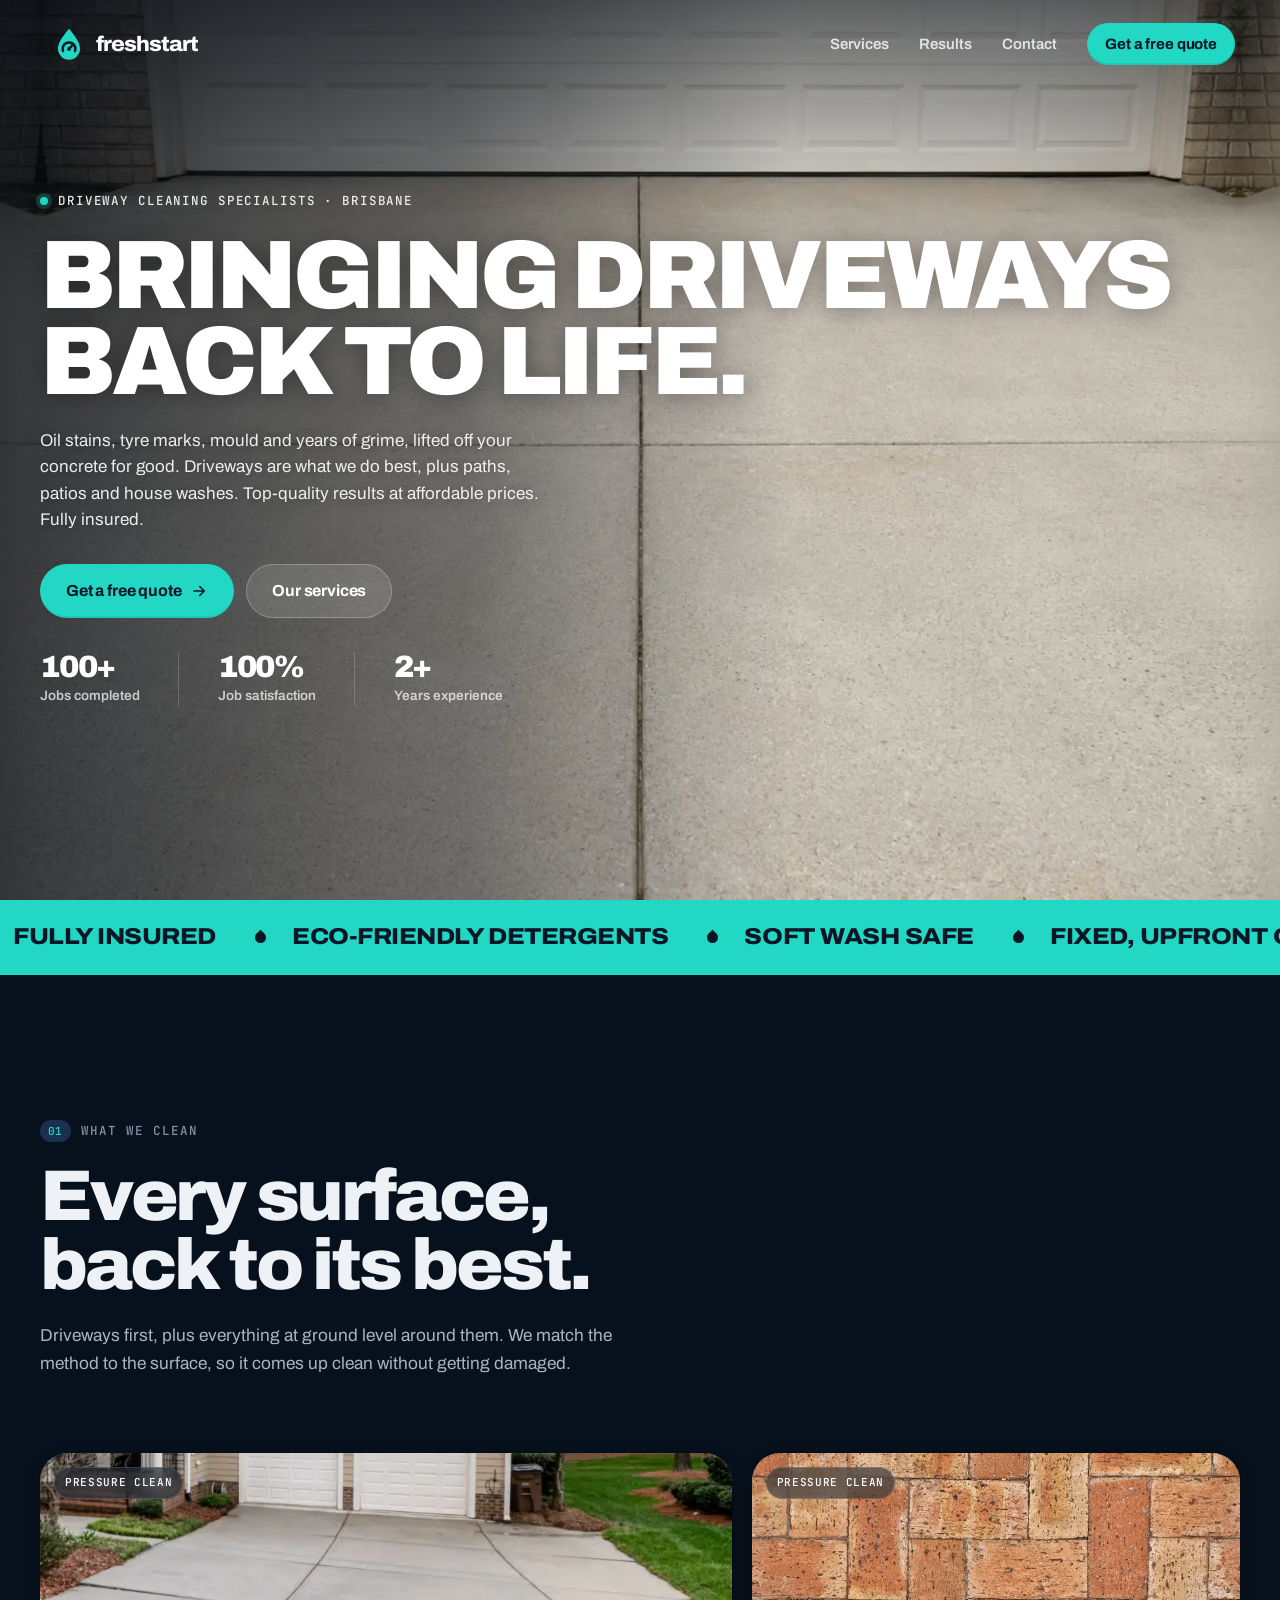
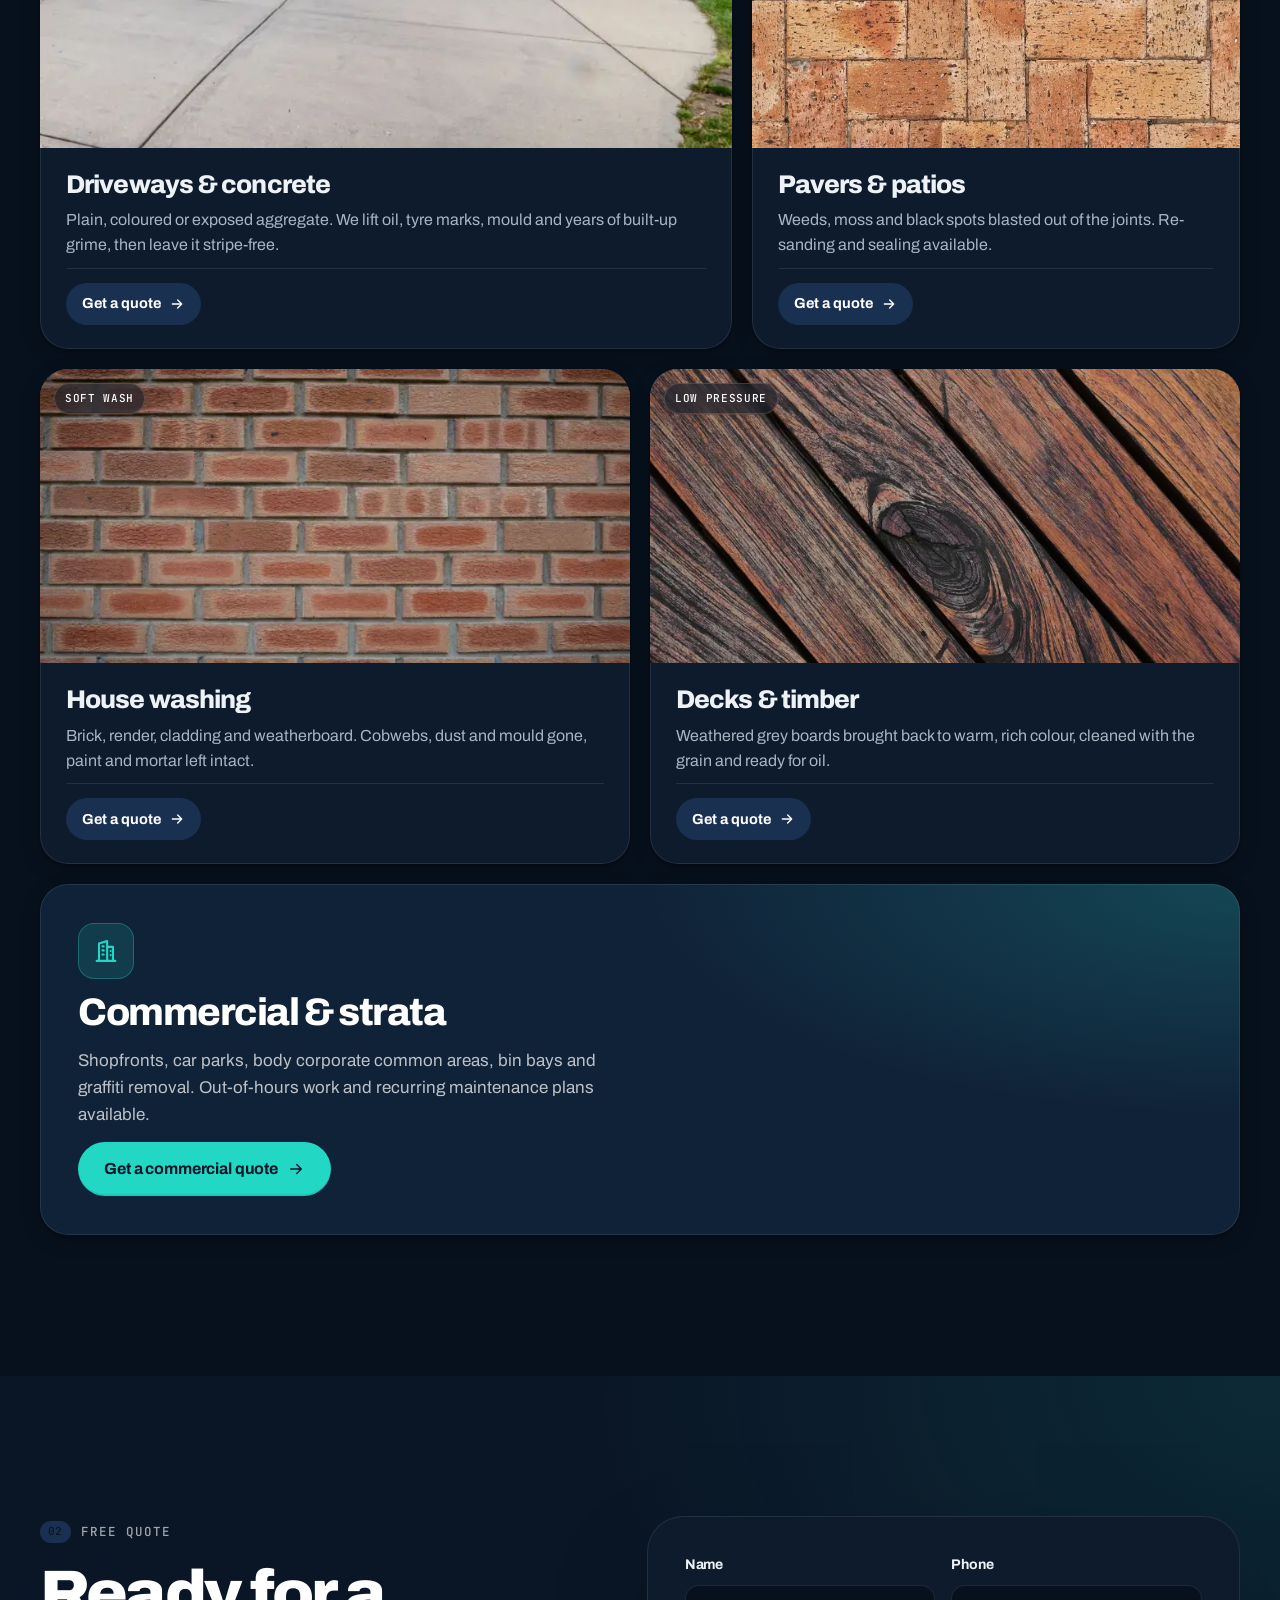
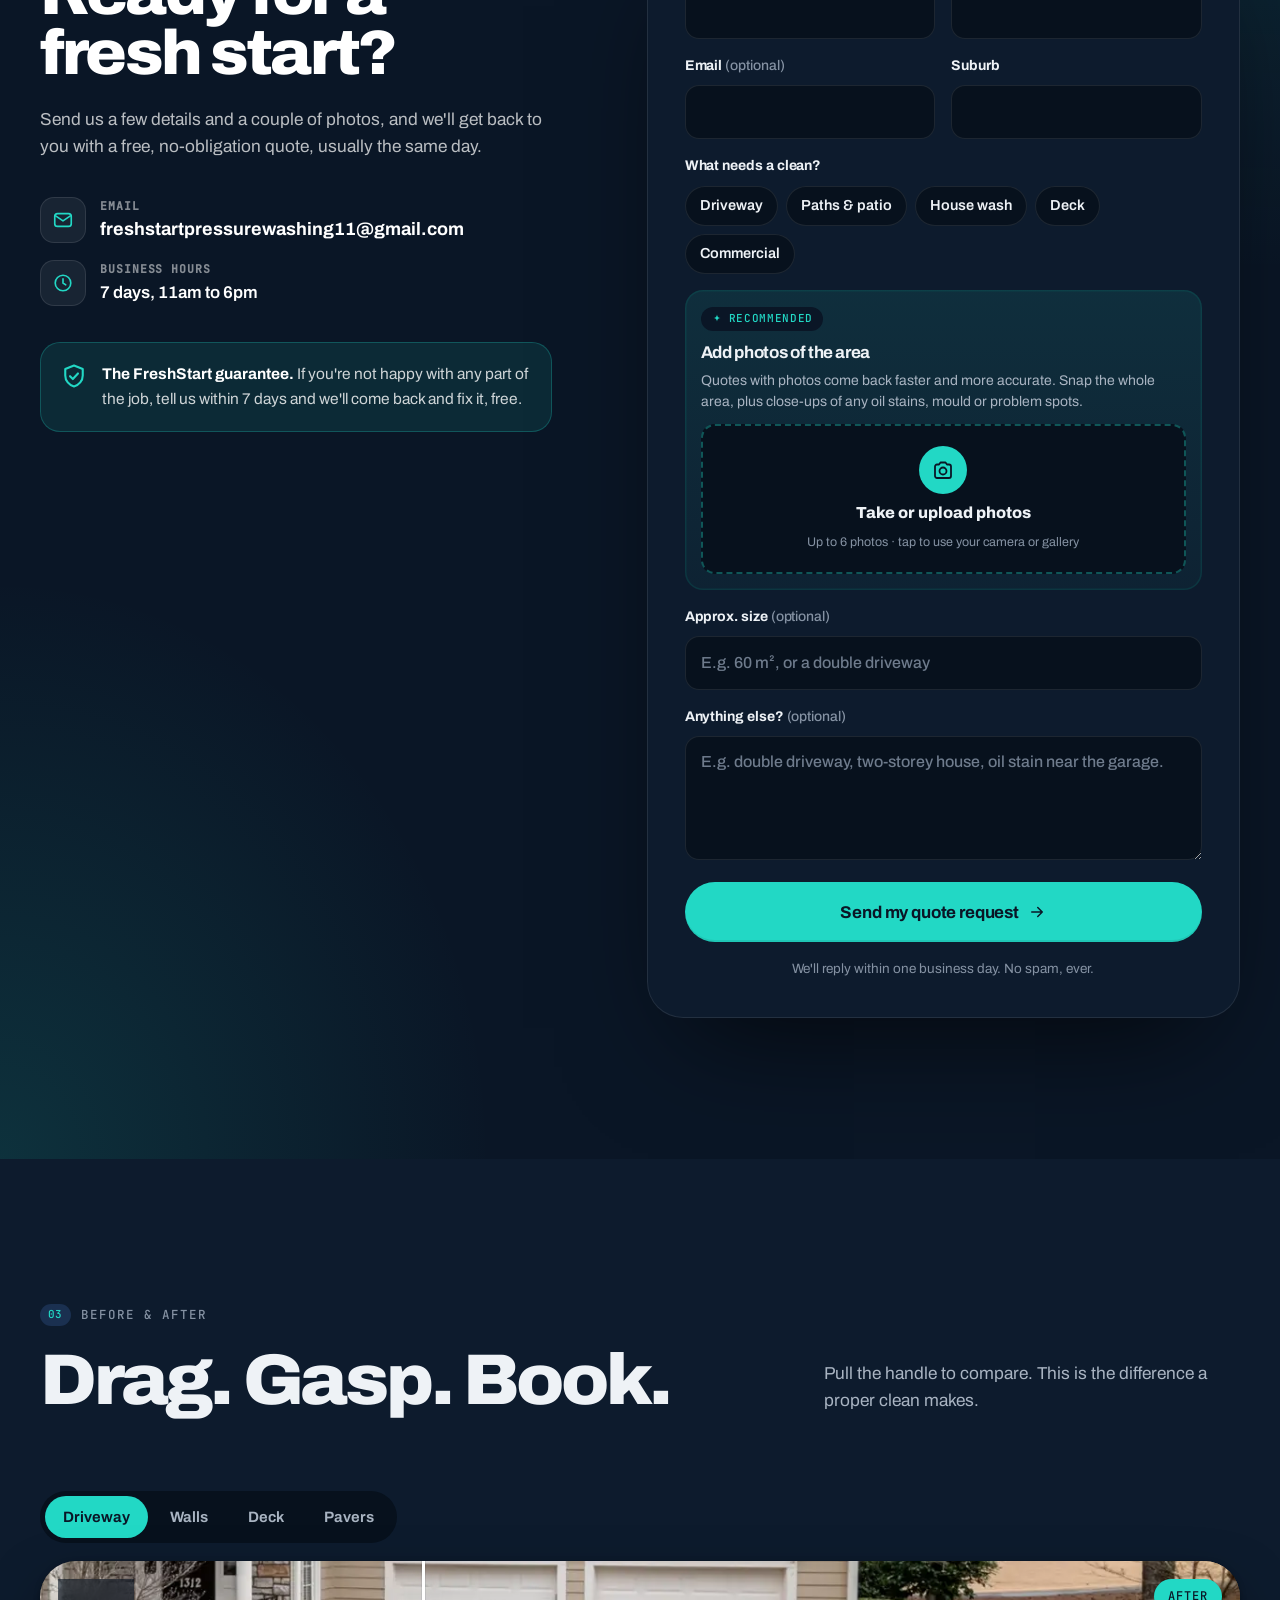
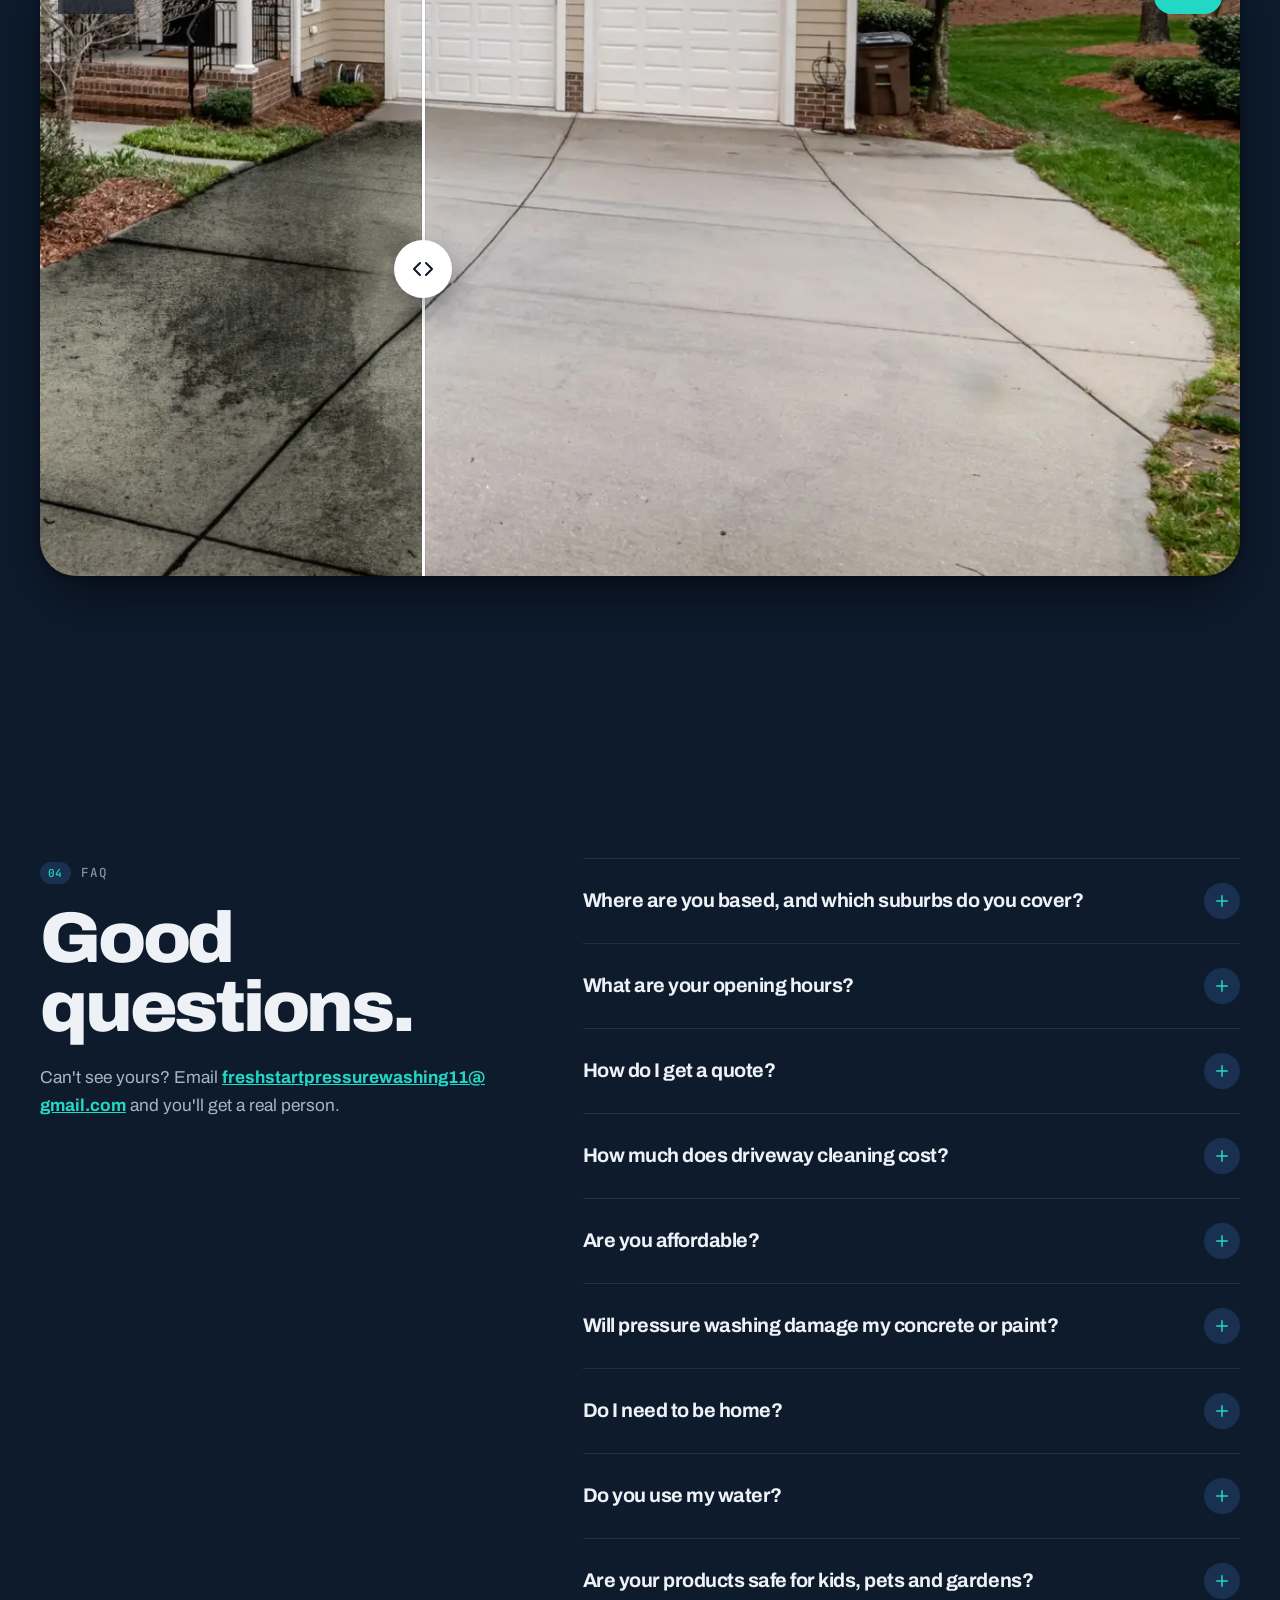
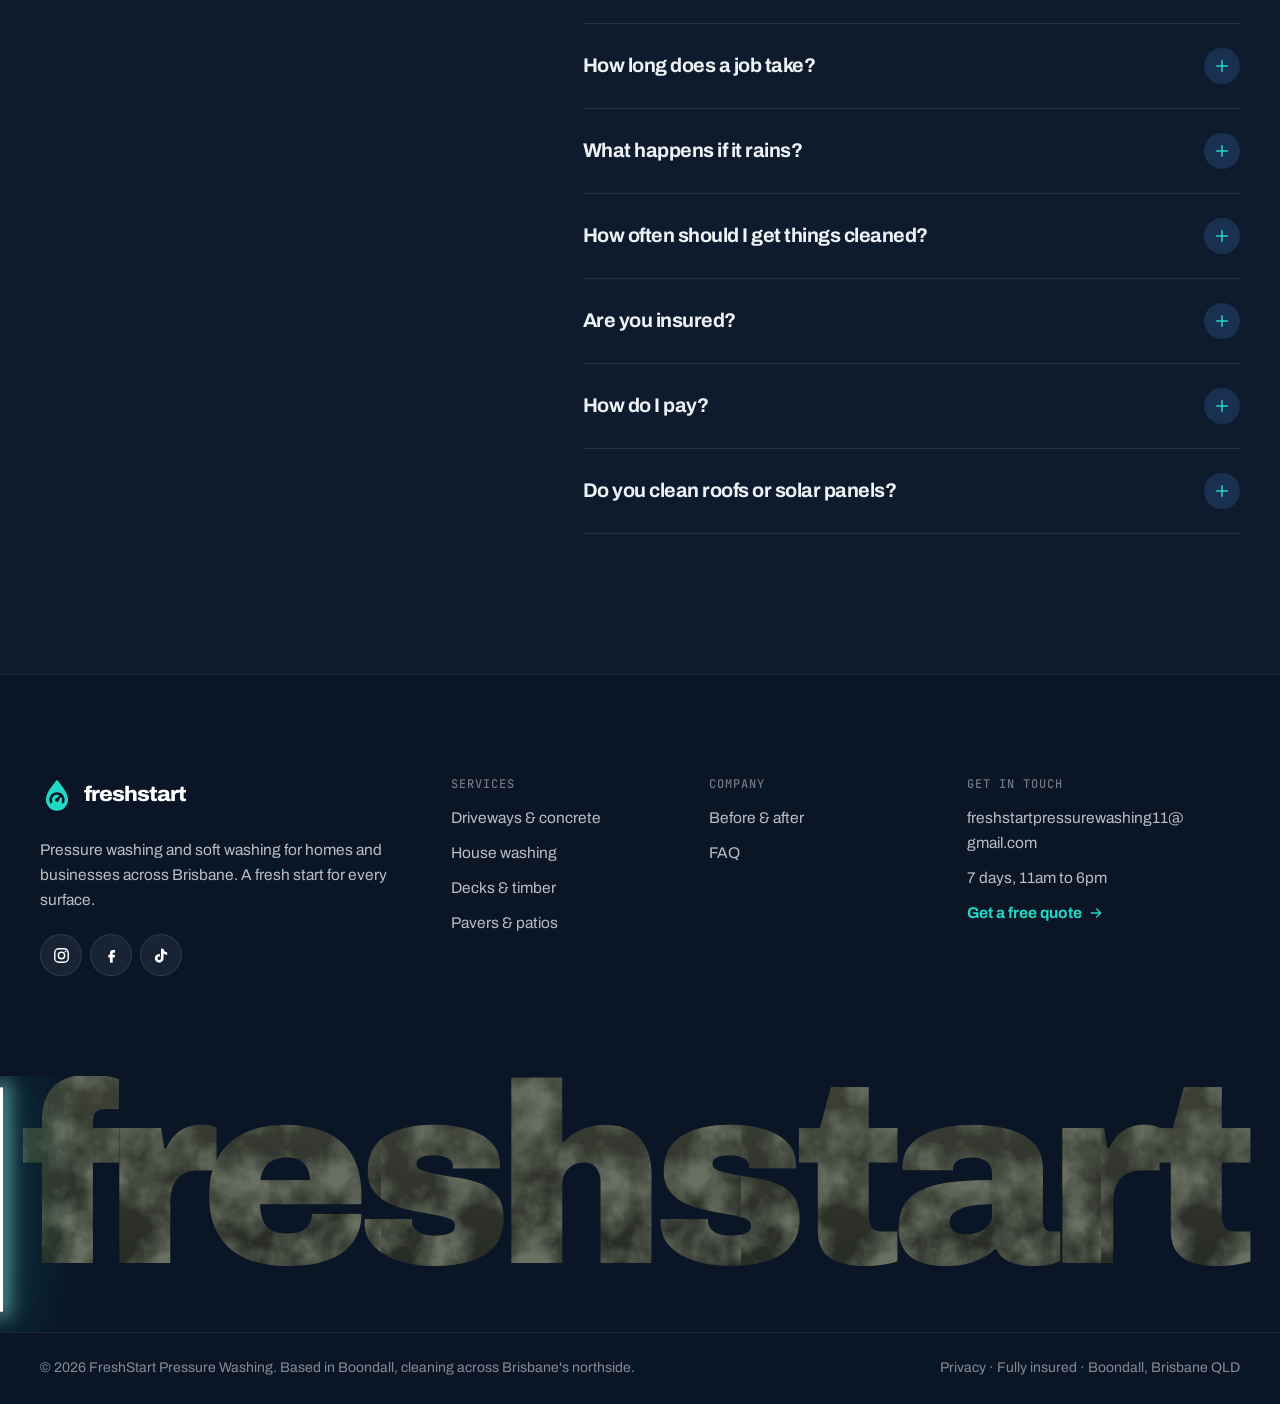
<file: index.html>
<!doctype html>
<html lang="en-AU">
<head>
<meta charset="utf-8">
<meta name="viewport" content="width=device-width, initial-scale=1, viewport-fit=cover">
<title>FreshStart Pressure Washing Brisbane | Driveway Cleaning, Boondall</title>
<meta name="description" content="FreshStart Pressure Washing Brisbane: driveway, path, paver and house cleaning across Brisbane's northside. Affordable prices, quality results. Based in Boondall, open 7 days 11am to 6pm, fully insured. Email us photos for a free quote.">
<link rel="canonical" href="https://freshstart-washing.web.app/">
<meta name="theme-color" content="#0A1626">
<meta name="color-scheme" content="dark">

<link rel="icon" href="assets/img/favicon.svg" type="image/svg+xml">
<link rel="icon" href="assets/img/favicon-32.png" sizes="32x32" type="image/png">
<link rel="apple-touch-icon" href="assets/img/apple-touch-icon.png">
<link rel="manifest" href="site.webmanifest">

<meta property="og:type" content="website">
<meta property="og:site_name" content="FreshStart Pressure Washing">
<meta property="og:locale" content="en_AU">
<meta property="og:url" content="https://freshstart-washing.web.app/">
<meta property="og:title" content="FreshStart Pressure Washing Brisbane | A fresh start for every surface.">
<meta property="og:description" content="Driveway, path, paver and house cleaning across Brisbane's northside. Open 7 days, fully insured, free quotes by email.">
<meta property="og:image" content="https://freshstart-washing.web.app/assets/img/og-image.jpg">
<meta property="og:image:width" content="1200">
<meta property="og:image:height" content="630">
<meta name="twitter:card" content="summary_large_image">

<link rel="preload" href="assets/fonts/archivo-latin.woff2" as="font" type="font/woff2" crossorigin>
<link rel="stylesheet" href="assets/css/styles.css?v=14">
<link rel="preload" as="image" href="assets/img/photos/hero-before-mobile.webp?v=13" media="(max-aspect-ratio: 4/5)" fetchpriority="high">
<link rel="preload" as="image" href="assets/img/photos/hero-after-mobile.webp?v=13" media="(max-aspect-ratio: 4/5)">
<link rel="preload" as="image" href="assets/img/photos/hero-before-desktop.webp?v=13" media="(min-aspect-ratio: 4/5)" fetchpriority="high">
<link rel="preload" as="image" href="assets/img/photos/hero-after-desktop.webp?v=13" media="(min-aspect-ratio: 4/5)">

<script>
  /* Decide the hero mode before first paint so the page height never jumps. */
  (function (d) {
    var h = d.documentElement; h.classList.add('js');
    try {
      var c = d.createElement('canvas'), g = c.getContext('webgl') || c.getContext('experimental-webgl');
      if (g) {
        h.classList.add('gl');
        if (!matchMedia('(prefers-reduced-motion: reduce)').matches) h.classList.add('scrolly');
        var x = g.getExtension('WEBGL_lose_context'); if (x) x.loseContext();
      }
    } catch (e) {}
  })(document);
</script>

<script type="application/ld+json">
{"@context":"https://schema.org","@type":"WebSite","@id":"https://freshstart-washing.web.app/#website","name":"FreshStart Pressure Washing","alternateName":["FreshStart Pressure Washing Brisbane","FreshStart Washing"],"url":"https://freshstart-washing.web.app/"}
</script>
<script type="application/ld+json">
{
  "@context": "https://schema.org",
  "@type": "HomeAndConstructionBusiness",
  "@id": "https://freshstart-washing.web.app/#business",
  "name": "FreshStart Pressure Washing",
  "alternateName": ["FreshStart Pressure Washing Brisbane", "FreshStart Pressure Washing Boondall", "FreshStart Washing"],
  "slogan": "A fresh start for every surface.",
  "description": "Pressure washing and soft washing for driveways, paths, patios, pavers, decks and house exteriors. Affordable prices, high-quality results and free fixed quotes.",
  "url": "https://freshstart-washing.web.app/",
  "email": "freshstartpressurewashing11@gmail.com",
  "hasMap": "https://maps.google.com/?cid=8337086827298648379",
  "sameAs": ["https://maps.google.com/?cid=8337086827298648379", "https://www.localsearch.com.au/profile/freshstart-pressure-washing/cmp3cp6d800wn02l803yxh1pb"],
  "knowsAbout": ["Driveway cleaning", "Pressure washing", "Concrete cleaning", "Paver cleaning", "House washing", "Soft washing", "Oil stain removal"],
  "image": "https://freshstart-washing.web.app/assets/img/og-image.jpg",
  "logo": "https://freshstart-washing.web.app/assets/img/logo-mark-512.png",
  "priceRange": "$",
  "address": { "@type": "PostalAddress", "streetAddress": "Shop 6/2421 Sandgate Rd", "addressLocality": "Boondall", "addressRegion": "QLD", "postalCode": "4034", "addressCountry": "AU" },
  "areaServed": [{ "@type": "Place", "name": "Boondall, QLD" }, { "@type": "Place", "name": "Nudgee, QLD" }, { "@type": "Place", "name": "Taigum, QLD" }, { "@type": "Place", "name": "Zillmere, QLD" }, { "@type": "Place", "name": "Geebung, QLD" }, { "@type": "Place", "name": "Banyo, QLD" }, { "@type": "Place", "name": "Virginia, QLD" }, { "@type": "Place", "name": "Northgate, QLD" }, { "@type": "Place", "name": "Aspley, QLD" }, { "@type": "Place", "name": "Chermside, QLD" }, { "@type": "Place", "name": "Carseldine, QLD" }, { "@type": "Place", "name": "Fitzgibbon, QLD" }, { "@type": "Place", "name": "Bracken Ridge, QLD" }, { "@type": "Place", "name": "Deagon, QLD" }, { "@type": "Place", "name": "Sandgate, QLD" }, { "@type": "Place", "name": "Brighton, QLD" }, { "@type": "Place", "name": "Shorncliffe, QLD" }, { "@type": "Place", "name": "Bald Hills, QLD" }, { "@type": "Place", "name": "Brisbane, QLD" }],
  "openingHoursSpecification": [
    { "@type": "OpeningHoursSpecification", "dayOfWeek": ["Monday","Tuesday","Wednesday","Thursday","Friday","Saturday","Sunday"], "opens": "11:00", "closes": "18:00" }
  ],
  "hasOfferCatalog": {
    "@type": "OfferCatalog",
    "name": "Exterior cleaning services",
    "itemListElement": [
      { "@type": "Offer", "itemOffered": { "@type": "Service", "name": "Driveway & concrete cleaning" } },
      { "@type": "Offer", "itemOffered": { "@type": "Service", "name": "House washing" } },
      { "@type": "Offer", "itemOffered": { "@type": "Service", "name": "Deck & timber cleaning" } },
      { "@type": "Offer", "itemOffered": { "@type": "Service", "name": "Paver & patio cleaning" } }
    ]
  }
}
</script>
<script type="application/ld+json">
{
 "@context": "https://schema.org",
 "@type": "FAQPage",
 "mainEntity": [
  {
   "@type": "Question",
   "name": "Where are you based, and which suburbs do you cover?",
   "acceptedAnswer": {
    "@type": "Answer",
    "text": "We're based in Boondall (Shop 6/2421 Sandgate Rd) and clean driveways across Brisbane's northside, including Boondall, Taigum, Fitzgibbon, Zillmere, Geebung, Banyo, Nudgee, Virginia, Deagon, Sandgate, Brighton, Shorncliffe, Bracken Ridge, Carseldine, Aspley, Chermside and Northgate."
   }
  },
  {
   "@type": "Question",
   "name": "What are your opening hours?",
   "acceptedAnswer": {
    "@type": "Answer",
    "text": "We're open 7 days, 11am to 6pm. You can send a quote request by email or through the form on this page any time, and we'll get back to you, usually the same day."
   }
  },
  {
   "@type": "Question",
   "name": "How do I get a quote?",
   "acceptedAnswer": {
    "@type": "Answer",
    "text": "Fill in the quote form on this page or email freshstartpressurewashing11@gmail.com with a couple of photos of the area and your suburb. Quotes are free and there's no obligation."
   }
  },
  {
   "@type": "Question",
   "name": "How much does driveway cleaning cost?",
   "acceptedAnswer": {
    "@type": "Answer",
    "text": "Every driveway is different in size, surface and how much oil, mould or grime is on it, so we quote each job individually. Send us a photo and you'll get a free, fixed quote with no surprises. Our prices are affordable and competitive for Brisbane's northside, and the price we quote is the price you pay."
   }
  },
  {
   "@type": "Question",
   "name": "Are you affordable?",
   "acceptedAnswer": {
    "@type": "Answer",
    "text": "Yes. We keep our prices low and fair without cutting corners: professional equipment, careful work and a clean you'll be happy with. Email us a photo for a free quote and compare."
   }
  },
  {
   "@type": "Question",
   "name": "Will pressure washing damage my concrete or paint?",
   "acceptedAnswer": {
    "@type": "Answer",
    "text": "Not the way we do it. Delicate surfaces like render, paint and timber get a low-pressure soft wash: a biodegradable solution does the heavy lifting, then we rinse gently. Real pressure is saved for tough surfaces like concrete and pavers."
   }
  },
  {
   "@type": "Question",
   "name": "Do I need to be home?",
   "acceptedAnswer": {
    "@type": "Answer",
    "text": "Nope. As long as we can reach the areas being cleaned and use an outside tap, you can be at work, on holiday or inside with a coffee. We'll send photos when we're done."
   }
  },
  {
   "@type": "Question",
   "name": "Do you use my water?",
   "acceptedAnswer": {
    "@type": "Answer",
    "text": "We connect to your outside tap. Because pressure cleaning works so much faster than a hose, it uses far less water to get the job done, and we always follow local water restrictions."
   }
  },
  {
   "@type": "Question",
   "name": "Are your products safe for kids, pets and gardens?",
   "acceptedAnswer": {
    "@type": "Answer",
    "text": "Yes. We use biodegradable, garden-safe detergents, wet down and rinse nearby plants, and just ask that pets stay inside while we work. Everything's safe to walk on once it's dry."
   }
  },
  {
   "@type": "Question",
   "name": "How long does a job take?",
   "acceptedAnswer": {
    "@type": "Answer",
    "text": "Most driveways take one to three hours. A single-storey house wash is usually half a day. You'll get a time estimate with your quote."
   }
  },
  {
   "@type": "Question",
   "name": "What happens if it rains?",
   "acceptedAnswer": {
    "@type": "Answer",
    "text": "Light rain doesn't stop us. If the weather turns properly bad, we'll move your booking at no cost."
   }
  },
  {
   "@type": "Question",
   "name": "How often should I get things cleaned?",
   "acceptedAnswer": {
    "@type": "Answer",
    "text": "Brisbane's humidity means mould and algae come back fast. Driveways and paths look their best with a clean every 12 to 18 months, and house washes every year or two."
   }
  },
  {
   "@type": "Question",
   "name": "Are you insured?",
   "acceptedAnswer": {
    "@type": "Answer",
    "text": "Yes. We carry full public liability insurance and we're happy to send a certificate of currency before we start."
   }
  },
  {
   "@type": "Question",
   "name": "How do I pay?",
   "acceptedAnswer": {
    "@type": "Answer",
    "text": "Once the job's done and you're happy, we send an invoice. Pay by card or bank transfer, or tap on the day."
   }
  },
  {
   "@type": "Question",
   "name": "Do you clean roofs or solar panels?",
   "acceptedAnswer": {
    "@type": "Answer",
    "text": "No. We focus on ground-level surfaces: driveways, paths, patios, pavers, decks, house walls and commercial shopfronts."
   }
  }
 ]
}
</script>
</head>
<body>

<!-- Icon sprite -->
<svg width="0" height="0" style="position:absolute" aria-hidden="true" focusable="false">
  <defs>
    <symbol id="i-arrow" viewBox="0 0 24 24"><path d="M5 12h14M13 6l6 6-6 6" fill="none" stroke="currentColor" stroke-width="2" stroke-linecap="round" stroke-linejoin="round"/></symbol>
    <symbol id="i-phone" viewBox="0 0 24 24"><path d="M6.6 3.5h2.6l1.4 4-2 1.5a12 12 0 0 0 6.4 6.4l1.5-2 4 1.4v2.6a2 2 0 0 1-2.2 2A17 17 0 0 1 4.6 5.7a2 2 0 0 1 2-2.2z" fill="none" stroke="currentColor" stroke-width="1.8" stroke-linejoin="round"/></symbol>
    <symbol id="i-mail" viewBox="0 0 24 24"><rect x="3" y="5" width="18" height="14" rx="3" fill="none" stroke="currentColor" stroke-width="1.8"/><path d="M4 7.5l8 5.5 8-5.5" fill="none" stroke="currentColor" stroke-width="1.8" stroke-linecap="round" stroke-linejoin="round"/></symbol>
    <symbol id="i-clock" viewBox="0 0 24 24"><circle cx="12" cy="12" r="8.5" fill="none" stroke="currentColor" stroke-width="1.8"/><path d="M12 7.5V12l3 2" fill="none" stroke="currentColor" stroke-width="1.8" stroke-linecap="round" stroke-linejoin="round"/></symbol>
    <symbol id="i-pin" viewBox="0 0 24 24"><path d="M12 21s-6.5-5.6-6.5-11a6.5 6.5 0 0 1 13 0c0 5.4-6.5 11-6.5 11z" fill="none" stroke="currentColor" stroke-width="1.8" stroke-linejoin="round"/><circle cx="12" cy="10" r="2.4" fill="none" stroke="currentColor" stroke-width="1.8"/></symbol>
    <symbol id="i-check" viewBox="0 0 24 24"><path d="M5 12.5l4.5 4.5L19 7" fill="none" stroke="currentColor" stroke-width="2.2" stroke-linecap="round" stroke-linejoin="round"/></symbol>
    <symbol id="i-plus" viewBox="0 0 24 24"><path d="M12 5v14M5 12h14" fill="none" stroke="currentColor" stroke-width="2" stroke-linecap="round"/></symbol>
    <symbol id="i-star" viewBox="0 0 24 24"><path d="M12 2.8l2.8 5.9 6.4.8-4.7 4.4 1.2 6.4L12 17.2l-5.7 3.1 1.2-6.4-4.7-4.4 6.4-.8z" fill="currentColor"/></symbol>
    <symbol id="i-shield" viewBox="0 0 24 24"><path d="M12 3l7.5 3v5.5c0 4.6-3.2 8.3-7.5 9.5-4.3-1.2-7.5-4.9-7.5-9.5V6z" fill="none" stroke="currentColor" stroke-width="1.8" stroke-linejoin="round"/><path d="M8.6 12.2l2.4 2.4 4.4-4.8" fill="none" stroke="currentColor" stroke-width="1.8" stroke-linecap="round" stroke-linejoin="round"/></symbol>
    <symbol id="i-leaf" viewBox="0 0 24 24"><path d="M5 19.5C4.5 11 9.5 5 19.5 4.5 20 14 14.5 19.5 5 19.5z" fill="none" stroke="currentColor" stroke-width="1.8" stroke-linejoin="round"/><path d="M5 19.5l8-8" fill="none" stroke="currentColor" stroke-width="1.8" stroke-linecap="round"/></symbol>
    <symbol id="i-drop" viewBox="0 0 24 24"><path d="M12 3.2s-6.2 6.8-6.2 11.3a6.2 6.2 0 0 0 12.4 0C18.2 10 12 3.2 12 3.2z" fill="none" stroke="currentColor" stroke-width="1.8" stroke-linejoin="round"/></symbol>
    <symbol id="i-spark" viewBox="0 0 24 24"><path d="M12 3c.6 4.6 2.4 6.4 7 7-4.6.6-6.4 2.4-7 7-.6-4.6-2.4-6.4-7-7 4.6-.6 6.4-2.4 7-7z" fill="currentColor"/></symbol>
    <symbol id="i-mouse" viewBox="0 0 24 24"><rect x="7" y="3.5" width="10" height="17" rx="5" fill="none" stroke="currentColor" stroke-width="1.8"/><path class="wheel" d="M12 7.5v3" fill="none" stroke="currentColor" stroke-width="1.8" stroke-linecap="round"/></symbol>
    <symbol id="i-building" viewBox="0 0 24 24"><path d="M4 20.5h16M6 20.5V5.5l7-2v17M13 8.5h5v12M9 8h1M9 11.5h1M9 15h1M16 12h-.01M16 15.5h-.01" fill="none" stroke="currentColor" stroke-width="1.8" stroke-linecap="round" stroke-linejoin="round"/></symbol>
    <symbol id="i-insta" viewBox="0 0 24 24"><rect x="3.5" y="3.5" width="17" height="17" rx="5" fill="none" stroke="currentColor" stroke-width="1.8"/><circle cx="12" cy="12" r="4" fill="none" stroke="currentColor" stroke-width="1.8"/><circle cx="17.2" cy="6.8" r="1.1" fill="currentColor"/></symbol>
    <symbol id="i-fb" viewBox="0 0 24 24"><path d="M14 8.5h2.5V5H14a4 4 0 0 0-4 4v2H8v3.5h2V21h3.5v-6.5H16l.5-3.5h-3V9a.5.5 0 0 1 .5-.5z" fill="currentColor"/></symbol>
    <symbol id="i-tiktok" viewBox="0 0 24 24"><path d="M14.5 3.5c.4 2.6 2 4.2 4.6 4.5v3.3a8 8 0 0 1-4.5-1.4v5.6a5.5 5.5 0 1 1-5.5-5.5c.3 0 .6 0 .9.1v3.4a2.2 2.2 0 1 0 1.3 2V3.5z" fill="currentColor"/></symbol>
    <symbol id="i-dollar" viewBox="0 0 24 24"><path d="M12 3v18M16.5 7.5c-.6-1.6-2.3-2.5-4.5-2.5-2.6 0-4.5 1.3-4.5 3.3 0 4.7 9.2 2.6 9.2 7.4 0 2-2 3.3-4.7 3.3-2.3 0-4.1-1-4.7-2.8" fill="none" stroke="currentColor" stroke-width="1.8" stroke-linecap="round"/></symbol>
    <symbol id="i-tool" viewBox="0 0 24 24"><path d="M14.7 6.3a4 4 0 0 0 5 5L21 12.6a6 6 0 0 1-7.6 1.3l-6.8 6.8a2.1 2.1 0 0 1-3-3l6.8-6.8A6 6 0 0 1 11.7 3.3z" fill="none" stroke="currentColor" stroke-width="1.8" stroke-linejoin="round"/></symbol>
    <symbol id="i-smile" viewBox="0 0 24 24"><circle cx="12" cy="12" r="8.5" fill="none" stroke="currentColor" stroke-width="1.8"/><path d="M8.5 14c.9 1.4 2.1 2 3.5 2s2.6-.6 3.5-2" fill="none" stroke="currentColor" stroke-width="1.8" stroke-linecap="round"/><circle cx="9" cy="9.8" r="1.1" fill="currentColor"/><circle cx="15" cy="9.8" r="1.1" fill="currentColor"/></symbol>
    <symbol id="i-bolt" viewBox="0 0 24 24"><path d="M13 2.8L5 13.5h6l-1 7.7 8-10.7h-6z" fill="none" stroke="currentColor" stroke-width="1.8" stroke-linejoin="round"/></symbol>
    <symbol id="i-camera" viewBox="0 0 24 24"><path d="M4 8.5a2 2 0 0 1 2-2h2l1.5-2h5l1.5 2h2a2 2 0 0 1 2 2V18a2 2 0 0 1-2 2H6a2 2 0 0 1-2-2z" fill="none" stroke="currentColor" stroke-width="1.8" stroke-linejoin="round"/><circle cx="12" cy="13" r="3.5" fill="none" stroke="currentColor" stroke-width="1.8"/></symbol>
  </defs>
</svg>

<a class="skip" href="#main">Skip to content</a>

<!-- ===================================================== NAV -->
<header class="nav" id="nav">
  <div class="nav__bar">
    <a class="brand" href="#top" aria-label="FreshStart Pressure Washing, back to top">
      <svg class="brand__mark" viewBox="0 0 48 48" aria-hidden="true">
        <path d="M24 2.6c-3.9 5.1-15.6 17.5-15.6 27.9a15.6 15.6 0 0 0 31.2 0C39.6 20.1 27.9 7.7 24 2.6z" fill="#22D8C5"/>
        <path d="M15.6 34.1a9 9 0 1 1 16.8 0" fill="none" stroke="#0A1626" stroke-width="3.4" stroke-linecap="round"/>
        <path d="M24 31l4.6-5.3" fill="none" stroke="#0A1626" stroke-width="3.4" stroke-linecap="round"/>
        <circle cx="24" cy="31" r="2.7" fill="#0A1626"/>
      </svg>
      <span class="brand__word">freshstart</span>
    </a>
    <nav class="nav__links" aria-label="Main">
      <a href="#services">Services</a>
      <a href="#results">Results</a>
      <a href="#quote">Contact</a>
    </nav>
    <div class="nav__actions">
      <a class="btn btn--primary btn--sm" href="#quote">Get a free quote</a>
      <button class="nav__toggle" type="button" aria-expanded="false" aria-controls="menu" aria-label="Open menu"><span></span><span></span></button>
    </div>
  </div>
</header>

<div class="menu" id="menu" aria-hidden="true">
  <nav class="menu__links" aria-label="Mobile">
    <a href="#services">Services</a>
    <a href="#results">Results</a>
    <!-- <a href="#reviews">Reviews</a> (un-comment with the reviews section) -->
    <a href="#faq">FAQ</a>
    <a href="#quote">Contact</a>
  </nav>
  <div class="menu__foot">
    <a class="btn btn--primary btn--block" href="#quote">Get a free quote <svg aria-hidden="true"><use href="#i-arrow"/></svg></a>
    <a class="btn btn--glass btn--block" href="mailto:freshstartpressurewashing11@gmail.com"><svg aria-hidden="true"><use href="#i-mail"/></svg> Email us</a>
  </div>
</div>

<main id="main">

<!-- ===================================================== HERO -->
<section class="hero" id="top" aria-labelledby="hero-title">
  <div class="hero__stage">
    <canvas class="hero__gl" aria-hidden="true"></canvas>
    <canvas class="hero__fx" aria-hidden="true"></canvas>
    <div class="hero__veil" aria-hidden="true"></div>

    <div class="hero__intro">
      <div class="wrap">
        <p class="hero__eyebrow fade"><span class="dot" aria-hidden="true"></span>Driveway cleaning specialists · Brisbane</p>
        <h1 class="hero__title fade" id="hero-title"><span class="ln">Bringing driveways</span> <span class="ln">back to life.</span></h1>
        <p class="hero__lede fade">Oil stains, tyre marks, mould and years of grime, lifted off your concrete for good. Driveways are what we do best, plus paths, patios and house washes. Top-quality results at affordable prices. Fully insured.</p>
        <div class="hero__ctas fade">
          <a class="btn btn--primary" href="#quote">Get a free quote <svg aria-hidden="true"><use href="#i-arrow"/></svg></a>
          <a class="btn btn--glass" href="#services">Our services</a>
        </div>
        <ul class="hero__stats fade" aria-label="FreshStart by the numbers">
          <li><b>100+</b><span>Jobs completed</span></li>
          <li><b>100%</b><span>Job satisfaction</span></li>
          <li><b>2+</b><span>Years experience</span></li>
        </ul>
      </div>
    </div>

    <div class="hero__outro">
      <div class="wrap">
        <p class="hero__eyebrow"><span class="tick" aria-hidden="true"><svg><use href="#i-check"/></svg></span>100% spotless</p>
        <h2 class="hero__outro-title">Like the day it was poured.</h2>
        <p class="hero__lede">That took a few seconds of scrolling. Ours takes a morning, and the clean lasts. Now picture the paths, the patio and the walls.</p>
        <div class="hero__ctas">
          <a class="btn btn--primary" href="#quote">Get a free quote <svg aria-hidden="true"><use href="#i-arrow"/></svg></a>
          <a class="btn btn--glass" href="#services">See what we clean</a>
        </div>
      </div>
    </div>

    <div class="hud" aria-hidden="true">
      <span class="hud__icon"><svg><use href="#i-mouse"/></svg></span>
      <span class="hud__label">Scroll to clean</span>
      <span class="hud__track"><span class="hud__fill"></span></span>
      <span class="hud__pct">0%</span>
    </div>
  </div>
</section>

<!-- ===================================================== TICKER -->
<section class="ticker" aria-label="Why people choose us">
  <div class="ticker__track">
    <ul class="ticker__list">
      <li>Fully insured</li><li>Eco-friendly detergents</li><li>Soft wash safe</li><li>Fixed, upfront quotes</li><li>Satisfaction guaranteed</li><li>Locally owned</li><li>No mess left behind</li>
    </ul>
    <ul class="ticker__list" aria-hidden="true">
      <li>Fully insured</li><li>Eco-friendly detergents</li><li>Soft wash safe</li><li>Fixed, upfront quotes</li><li>Satisfaction guaranteed</li><li>Locally owned</li><li>No mess left behind</li>
    </ul>
  </div>
</section>

<!-- ===================================================== SERVICES -->
<section class="section services" id="services">
  <div class="wrap">
    <header class="sec-head rv">
      <p class="eyebrow"><span></span>What we clean</p>
      <h2>Every surface, back to its best.</h2>
      <p class="sec-head__lede">Driveways first, plus everything at ground level around them. We match the method to the surface, so it comes up clean without getting damaged.</p>
    </header>

    <div class="bento">
      <article class="svc svc--wide rv" data-photo="driveway">
        <div class="svc__media"><img src="assets/img/photos/driveway-after-720.webp" srcset="assets/img/photos/driveway-after-720.webp 720w, assets/img/photos/driveway-after-1280.webp 1280w" sizes="(max-width: 640px) 100vw, (max-width: 1023px) 50vw, 40vw" alt="" loading="lazy" decoding="async"><span class="svc__chip">Pressure clean</span></div>
        <div class="svc__body">
          <h3>Driveways &amp; concrete</h3>
          <p>Plain, coloured or exposed aggregate. We lift oil, tyre marks, mould and years of built-up grime, then leave it stripe-free.</p>
          <div class="svc__foot"><a class="svc__quote" href="#quote" data-quote="Driveway">Get a quote <svg aria-hidden="true"><use href="#i-arrow"/></svg></a></div>
        </div>
      </article>

      <article class="svc svc--mid rv" style="--d:1" data-photo="pavers">
        <div class="svc__media"><img src="assets/img/photos/pavers-after-720.webp" srcset="assets/img/photos/pavers-after-720.webp 720w, assets/img/photos/pavers-after-1280.webp 1280w" sizes="(max-width: 640px) 100vw, (max-width: 1023px) 50vw, 40vw" alt="" loading="lazy" decoding="async"><span class="svc__chip">Pressure clean</span></div>
        <div class="svc__body">
          <h3>Pavers &amp; patios</h3>
          <p>Weeds, moss and black spots blasted out of the joints. Re-sanding and sealing available.</p>
          <div class="svc__foot"><a class="svc__quote" href="#quote" data-quote="Paths &amp; patio">Get a quote <svg aria-hidden="true"><use href="#i-arrow"/></svg></a></div>
        </div>
      </article>

      <article class="svc svc--half rv" data-photo="brick">
        <div class="svc__media"><img src="assets/img/photos/brick-after-720.webp" srcset="assets/img/photos/brick-after-720.webp 720w, assets/img/photos/brick-after-1280.webp 1280w" sizes="(max-width: 640px) 100vw, (max-width: 1023px) 50vw, 40vw" alt="" loading="lazy" decoding="async"><span class="svc__chip">Soft wash</span></div>
        <div class="svc__body">
          <h3>House washing</h3>
          <p>Brick, render, cladding and weatherboard. Cobwebs, dust and mould gone, paint and mortar left intact.</p>
          <div class="svc__foot"><a class="svc__quote" href="#quote" data-quote="House wash">Get a quote <svg aria-hidden="true"><use href="#i-arrow"/></svg></a></div>
        </div>
      </article>

      <article class="svc svc--half rv" style="--d:1" data-photo="deck">
        <div class="svc__media"><img src="assets/img/photos/deck-after-720.webp" srcset="assets/img/photos/deck-after-720.webp 720w, assets/img/photos/deck-after-1280.webp 1280w" sizes="(max-width: 640px) 100vw, (max-width: 1023px) 50vw, 40vw" alt="" loading="lazy" decoding="async"><span class="svc__chip">Low pressure</span></div>
        <div class="svc__body">
          <h3>Decks &amp; timber</h3>
          <p>Weathered grey boards brought back to warm, rich colour, cleaned with the grain and ready for oil.</p>
          <div class="svc__foot"><a class="svc__quote" href="#quote" data-quote="Deck">Get a quote <svg aria-hidden="true"><use href="#i-arrow"/></svg></a></div>
        </div>
      </article>

      <article class="svc svc--full svc--dark rv">
        <div class="svc__dark">
          <span class="svc__icon" aria-hidden="true"><svg><use href="#i-building"/></svg></span>
          <h3>Commercial &amp; strata</h3>
          <p>Shopfronts, car parks, body corporate common areas, bin bays and graffiti removal. Out-of-hours work and recurring maintenance plans available.</p>
          <a class="btn btn--primary" href="#quote" data-quote="Commercial">Get a commercial quote <svg aria-hidden="true"><use href="#i-arrow"/></svg></a>
        </div>
      </article>
    </div>
  </div>
</section>

<!-- ===================================================== QUOTE -->
<section class="section quote" id="quote">
  <div class="wrap quote__grid">
    <div class="quote__copy rv">
      <p class="eyebrow eyebrow--light"><span></span>Free quote</p>
      <h2>Ready for a fresh start?</h2>
      <p class="quote__lede">Send us a few details and a couple of photos, and we'll get back to you with a free, no-obligation quote, usually the same day.</p>
      <ul class="contact-list">
        <li><svg aria-hidden="true"><use href="#i-mail"/></svg><span><small>Email</small><a href="mailto:freshstartpressurewashing11@gmail.com">freshstartpressurewashing11@<wbr>gmail.com</a></span></li>
        <li><svg aria-hidden="true"><use href="#i-clock"/></svg><span><small>Business hours</small>7 days, 11am to 6pm</span></li>
      </ul>
      <div class="guarantee">
        <svg aria-hidden="true"><use href="#i-shield"/></svg>
        <p><b>The FreshStart guarantee.</b> If you're not happy with any part of the job, tell us within 7 days and we'll come back and fix it, free.</p>
      </div>
    </div>

    <form class="form rv" style="--d:1" id="quote-form" action="https://formsubmit.co/freshstartpressurewashing11@gmail.com" method="POST" enctype="multipart/form-data" novalidate>
      <input type="hidden" name="_subject" value="New quote request from the FreshStart website">
      <input type="hidden" name="_template" value="table">
      <input type="hidden" name="_captcha" value="false">
      <input type="hidden" name="_next" value="https://freshstart-washing.web.app/?sent=1#quote">
      <input type="hidden" name="Services" value="">
      <div class="form__body">
        <div class="form__row">
          <label class="field"><span>Name</span><input name="name" autocomplete="name" required></label>
          <label class="field"><span>Phone</span><input name="phone" type="tel" inputmode="tel" autocomplete="tel" required></label>
        </div>
        <div class="form__row">
          <label class="field"><span>Email <em>(optional)</em></span><input name="email" type="email" autocomplete="email"></label>
          <label class="field"><span>Suburb</span><input name="suburb" autocomplete="address-level2" required></label>
        </div>
        <fieldset class="field field--chips">
          <legend>What needs a clean?</legend>
          <div class="chipset">
            <label class="chip"><input type="checkbox" name="services" value="Driveway"><span>Driveway</span></label>
            <label class="chip"><input type="checkbox" name="services" value="Paths &amp; patio"><span>Paths &amp; patio</span></label>
            <label class="chip"><input type="checkbox" name="services" value="House wash"><span>House wash</span></label>
            <label class="chip"><input type="checkbox" name="services" value="Deck"><span>Deck</span></label>
            <label class="chip"><input type="checkbox" name="services" value="Commercial"><span>Commercial</span></label>
          </div>
        </fieldset>
        <div class="photos" data-photos>
          <div class="photos__head">
            <span class="photos__badge"><svg aria-hidden="true"><use href="#i-spark"/></svg>Recommended</span>
            <b>Add photos of the area</b>
            <p>Quotes with photos come back faster and more accurate. Snap the whole area, plus close-ups of any oil stains, mould or problem spots.</p>
          </div>
          <label class="photos__drop" for="photo-input" data-photos-drop>
            <span class="photos__icon" aria-hidden="true"><svg><use href="#i-camera"/></svg></span>
            <span class="photos__cta">Take or upload photos</span>
            <small>Up to 6 photos · tap to use your camera or gallery</small>
          </label>
          <input id="photo-input" class="photos__input" type="file" accept="image/*" multiple>
          <ul class="photos__grid" data-photos-grid aria-live="polite"></ul>
          <p class="photos__status" data-photos-status hidden></p>
        </div>
        <label class="field"><span>Approx. size <em>(optional)</em></span><input name="size" inputmode="text" placeholder="E.g. 60 m², or a double driveway"></label>
        <label class="field"><span>Anything else? <em>(optional)</em></span><textarea name="message" rows="4" placeholder="E.g. double driveway, two-storey house, oil stain near the garage."></textarea></label>

        <input class="hp" type="text" name="_honey" tabindex="-1" autocomplete="off" aria-hidden="true">
        <button class="btn btn--primary btn--block btn--lg" type="submit"><span>Send my quote request</span><svg aria-hidden="true"><use href="#i-arrow"/></svg></button>
        <p class="form__note">We'll reply within one business day. No spam, ever.</p>
        <p class="form__error" role="alert" hidden></p>
      </div>
      <div class="form__done" hidden tabindex="-1">
        <span class="form__done-icon" aria-hidden="true"><svg><use href="#i-check"/></svg></span>
        <h3>Request sent. Nice one.</h3>
        <p>We'll be in touch soon with your free quote. Questions in the meantime? Email <a href="mailto:freshstartpressurewashing11@gmail.com">freshstartpressurewashing11@<wbr>gmail.com</a>.</p>
      </div>
    </form>
  </div>
</section>

<!-- ===================================================== BEFORE / AFTER -->
<section class="section results" id="results">
  <div class="wrap">
    <header class="sec-head sec-head--split rv">
      <div>
        <p class="eyebrow"><span></span>Before &amp; after</p>
        <h2>Drag. Gasp. Book.</h2>
      </div>
      <p class="sec-head__lede">Pull the handle to compare. This is the difference a proper clean makes.</p>
    </header>

    <!--
      PLACEHOLDER PHOTOS: the clean shots are royalty-free stock photos (Pexels) and the
      "before" versions have dirt added digitally. Replace them with your own job photos
      before launch: save as assets/img/photos/<name>-before-720.webp / -1280.webp (and
      -after-), or put data-before="..." data-after="..." on a tab button.
    -->
    <div class="ba rv" data-ba>
      <div class="ba__tabs" role="tablist" aria-label="Surface">
        <button role="tab" type="button" aria-selected="true" data-photo="driveway">Driveway</button>
        <button role="tab" type="button" aria-selected="false" data-photo="brick">Walls</button>
        <button role="tab" type="button" aria-selected="false" data-photo="deck">Deck</button>
        <button role="tab" type="button" aria-selected="false" data-photo="pavers">Pavers</button>
      </div>
      <div class="ba__frame">
        <img class="ba__photo ba__photo--before" alt="" decoding="async">
        <img class="ba__photo ba__photo--after" alt="" decoding="async">
        <span class="ba__tag ba__tag--before">Before</span>
        <span class="ba__tag ba__tag--after">After</span>
        <div class="ba__divider" role="slider" tabindex="0" aria-label="Before and after comparison. Use arrow keys to move." aria-valuemin="0" aria-valuemax="100" aria-valuenow="50" aria-valuetext="50% after">
          <span class="ba__knob" aria-hidden="true"><svg viewBox="0 0 24 24"><path d="M9 6l-6 6 6 6M15 6l6 6-6 6" fill="none" stroke="currentColor" stroke-width="2" stroke-linecap="round" stroke-linejoin="round"/></svg></span>
        </div>
      </div>
    </div>
  </div>
</section>

<!-- ===================================================== REVIEWS -->
<!--
  SAMPLE REVIEWS: these are placeholders written for the template, and the section is HIDDEN
  (see the "hidden" attribute below) until real reviews go in. Also un-comment the two Reviews links.
  Replace them with real customer reviews (with permission) before you go live.
  Publishing invented reviews is misleading conduct under Australian Consumer Law.
-->
<section class="section reviews" id="reviews" hidden>
  <div class="wrap">
    <header class="sec-head sec-head--center rv">
      <p class="eyebrow"><span></span>Reviews</p>
      <h2>Neighbours talk.</h2>
    </header>
    <div class="reviews__grid">
      <figure class="review rv">
        <div class="stars" aria-label="5 out of 5 stars"><svg><use href="#i-star"/></svg><svg><use href="#i-star"/></svg><svg><use href="#i-star"/></svg><svg><use href="#i-star"/></svg><svg><use href="#i-star"/></svg></div>
        <blockquote>“Our driveway hadn't been cleaned in the eleven years we've lived here. It honestly looks like new concrete. On time, polite, and they left everything spotless.”</blockquote>
        <figcaption><span class="avatar" aria-hidden="true">S</span><span><b>Sarah M.</b><small>Ashgrove · Driveway &amp; paths</small></span></figcaption>
      </figure>
      <figure class="review rv" style="--d:1">
        <div class="stars" aria-label="5 out of 5 stars"><svg><use href="#i-star"/></svg><svg><use href="#i-star"/></svg><svg><use href="#i-star"/></svg><svg><use href="#i-star"/></svg><svg><use href="#i-star"/></svg></div>
        <blockquote>“Got three quotes for our exposed aggregate driveway. These guys were the only ones who explained how they'd protect the finish. Six months on it still looks brand new.”</blockquote>
        <figcaption><span class="avatar" aria-hidden="true">D</span><span><b>Daniel K.</b><small>Carindale · Driveway</small></span></figcaption>
      </figure>
      <figure class="review rv" style="--d:2">
        <div class="stars" aria-label="5 out of 5 stars"><svg><use href="#i-star"/></svg><svg><use href="#i-star"/></svg><svg><use href="#i-star"/></svg><svg><use href="#i-star"/></svg><svg><use href="#i-star"/></svg></div>
        <blockquote>“Booked the house wash and deck before we listed. Our agent reckons it made a real difference at the open home. Worth every cent.”</blockquote>
        <figcaption><span class="avatar" aria-hidden="true">P</span><span><b>Priya &amp; Tom</b><small>Bulimba · House wash &amp; deck</small></span></figcaption>
      </figure>
    </div>
  </div>
</section>

<!-- ===================================================== FAQ -->
<section class="section faq" id="faq">
  <div class="wrap faq__grid">
    <header class="sec-head faq__head rv">
      <p class="eyebrow"><span></span>FAQ</p>
      <h2>Good questions.</h2>
      <p class="sec-head__lede">Can't see yours? Email <a href="mailto:freshstartpressurewashing11@gmail.com">freshstartpressurewashing11@<wbr>gmail.com</a> and you'll get a real person.</p>
    </header>
    <div class="faq__list rv" style="--d:1">
      <details class="qa">
        <summary>Where are you based, and which suburbs do you cover?<span class="qa__icon" aria-hidden="true"><svg><use href="#i-plus"/></svg></span></summary>
        <div class="qa__a"><p>We're based in Boondall (Shop 6/2421 Sandgate Rd) and clean driveways across Brisbane's northside, including Boondall, Taigum, Fitzgibbon, Zillmere, Geebung, Banyo, Nudgee, Virginia, Deagon, Sandgate, Brighton, Shorncliffe, Bracken Ridge, Carseldine, Aspley, Chermside and Northgate.</p></div>
      </details>
      <details class="qa">
        <summary>What are your opening hours?<span class="qa__icon" aria-hidden="true"><svg><use href="#i-plus"/></svg></span></summary>
        <div class="qa__a"><p>We're open 7 days, 11am to 6pm. You can send a quote request by email or through the form on this page any time, and we'll get back to you, usually the same day.</p></div>
      </details>
      <details class="qa">
        <summary>How do I get a quote?<span class="qa__icon" aria-hidden="true"><svg><use href="#i-plus"/></svg></span></summary>
        <div class="qa__a"><p>Fill in the quote form on this page or email freshstartpressurewashing11@gmail.com with a couple of photos of the area and your suburb. Quotes are free and there's no obligation.</p></div>
      </details>
      <details class="qa">
        <summary>How much does driveway cleaning cost?<span class="qa__icon" aria-hidden="true"><svg><use href="#i-plus"/></svg></span></summary>
        <div class="qa__a"><p>Every driveway is different in size, surface and how much oil, mould or grime is on it, so we quote each job individually. Send us a photo and you'll get a free, fixed quote with no surprises. Our prices are affordable and competitive for Brisbane's northside, and the price we quote is the price you pay.</p></div>
      </details>
      <details class="qa">
        <summary>Are you affordable?<span class="qa__icon" aria-hidden="true"><svg><use href="#i-plus"/></svg></span></summary>
        <div class="qa__a"><p>Yes. We keep our prices low and fair without cutting corners: professional equipment, careful work and a clean you'll be happy with. Email us a photo for a free quote and compare.</p></div>
      </details>
      <details class="qa">
        <summary>Will pressure washing damage my concrete or paint?<span class="qa__icon" aria-hidden="true"><svg><use href="#i-plus"/></svg></span></summary>
        <div class="qa__a"><p>Not the way we do it. Delicate surfaces like render, paint and timber get a low-pressure soft wash: a biodegradable solution does the heavy lifting, then we rinse gently. Real pressure is saved for tough surfaces like concrete and pavers.</p></div>
      </details>
      <details class="qa">
        <summary>Do I need to be home?<span class="qa__icon" aria-hidden="true"><svg><use href="#i-plus"/></svg></span></summary>
        <div class="qa__a"><p>Nope. As long as we can reach the areas being cleaned and use an outside tap, you can be at work, on holiday or inside with a coffee. We'll send photos when we're done.</p></div>
      </details>
      <details class="qa">
        <summary>Do you use my water?<span class="qa__icon" aria-hidden="true"><svg><use href="#i-plus"/></svg></span></summary>
        <div class="qa__a"><p>We connect to your outside tap. Because pressure cleaning works so much faster than a hose, it uses far less water to get the job done, and we always follow local water restrictions.</p></div>
      </details>
      <details class="qa">
        <summary>Are your products safe for kids, pets and gardens?<span class="qa__icon" aria-hidden="true"><svg><use href="#i-plus"/></svg></span></summary>
        <div class="qa__a"><p>Yes. We use biodegradable, garden-safe detergents, wet down and rinse nearby plants, and just ask that pets stay inside while we work. Everything's safe to walk on once it's dry.</p></div>
      </details>
      <details class="qa">
        <summary>How long does a job take?<span class="qa__icon" aria-hidden="true"><svg><use href="#i-plus"/></svg></span></summary>
        <div class="qa__a"><p>Most driveways take one to three hours. A single-storey house wash is usually half a day. You'll get a time estimate with your quote.</p></div>
      </details>
      <details class="qa">
        <summary>What happens if it rains?<span class="qa__icon" aria-hidden="true"><svg><use href="#i-plus"/></svg></span></summary>
        <div class="qa__a"><p>Light rain doesn't stop us. If the weather turns properly bad, we'll move your booking at no cost.</p></div>
      </details>
      <details class="qa">
        <summary>How often should I get things cleaned?<span class="qa__icon" aria-hidden="true"><svg><use href="#i-plus"/></svg></span></summary>
        <div class="qa__a"><p>Brisbane's humidity means mould and algae come back fast. Driveways and paths look their best with a clean every 12 to 18 months, and house washes every year or two.</p></div>
      </details>
      <details class="qa">
        <summary>Are you insured?<span class="qa__icon" aria-hidden="true"><svg><use href="#i-plus"/></svg></span></summary>
        <div class="qa__a"><p>Yes. We carry full public liability insurance and we're happy to send a certificate of currency before we start.</p></div>
      </details>
      <details class="qa">
        <summary>How do I pay?<span class="qa__icon" aria-hidden="true"><svg><use href="#i-plus"/></svg></span></summary>
        <div class="qa__a"><p>Once the job's done and you're happy, we send an invoice. Pay by card or bank transfer, or tap on the day.</p></div>
      </details>
      <details class="qa">
        <summary>Do you clean roofs or solar panels?<span class="qa__icon" aria-hidden="true"><svg><use href="#i-plus"/></svg></span></summary>
        <div class="qa__a"><p>No. We focus on ground-level surfaces: driveways, paths, patios, pavers, decks, house walls and commercial shopfronts.</p></div>
      </details>
    </div>
  </div>
</section>

</main>

<!-- ===================================================== FOOTER -->
<footer class="footer" data-footer>
  <div class="wrap footer__grid">
    <div class="footer__brand">
      <a class="brand brand--footer" href="#top" aria-label="FreshStart Pressure Washing, back to top">
        <svg class="brand__mark" viewBox="0 0 48 48" aria-hidden="true">
          <path d="M24 2.6c-3.9 5.1-15.6 17.5-15.6 27.9a15.6 15.6 0 0 0 31.2 0C39.6 20.1 27.9 7.7 24 2.6z" fill="#22D8C5"/>
          <path d="M15.6 34.1a9 9 0 1 1 16.8 0" fill="none" stroke="#0A1626" stroke-width="3.4" stroke-linecap="round"/>
          <path d="M24 31l4.6-5.3" fill="none" stroke="#0A1626" stroke-width="3.4" stroke-linecap="round"/>
          <circle cx="24" cy="31" r="2.7" fill="#0A1626"/>
        </svg>
        <span class="brand__word">freshstart</span>
      </a>
      <p class="footer__tag">Pressure washing and soft washing for homes and businesses across Brisbane. A fresh start for every surface.</p>
      <div class="socials">
        <a href="#" aria-label="Instagram"><svg aria-hidden="true"><use href="#i-insta"/></svg></a>
        <a href="#" aria-label="Facebook"><svg aria-hidden="true"><use href="#i-fb"/></svg></a>
        <a href="#" aria-label="TikTok"><svg aria-hidden="true"><use href="#i-tiktok"/></svg></a>
      </div>
    </div>
    <nav aria-label="Services">
      <h4>Services</h4>
      <ul>
        <li><a href="#services">Driveways &amp; concrete</a></li>
        <li><a href="#services">House washing</a></li>
        <li><a href="#services">Decks &amp; timber</a></li>
        <li><a href="#services">Pavers &amp; patios</a></li>
      </ul>
    </nav>
    <nav aria-label="Company">
      <h4>Company</h4>
      <ul>
        <li><a href="#results">Before &amp; after</a></li>
        <!-- <li><a href="#reviews">Reviews</a></li> (un-comment with the reviews section) -->
        <li><a href="#faq">FAQ</a></li>
      </ul>
    </nav>
    <div>
      <h4>Get in touch</h4>
      <ul>
        <li><a href="mailto:freshstartpressurewashing11@gmail.com">freshstartpressurewashing11@<wbr>gmail.com</a></li>
        <li>7 days, 11am to 6pm</li>
        <li><a class="footer__cta" href="#quote">Get a free quote <svg aria-hidden="true"><use href="#i-arrow"/></svg></a></li>
      </ul>
    </div>
  </div>

  <div class="footer__giant" aria-hidden="true">
    <span class="giant giant--dirty">freshstart</span>
    <span class="giant giant--clean">freshstart</span>
    <span class="giant__spray"></span>
  </div>

  <div class="wrap footer__legal">
    <p>© <span data-year>2026</span> FreshStart Pressure Washing. Based in Boondall, cleaning across Brisbane's northside.</p>
    <p><a href="privacy.html">Privacy</a><span aria-hidden="true"> · </span>Fully insured · Boondall, Brisbane QLD</p>
  </div>
</footer>

<!-- Mobile quick actions -->
<div class="dock" data-dock>
  <a class="btn btn--primary" href="#quote">Get a free quote <svg aria-hidden="true"><use href="#i-arrow"/></svg></a>
</div>

<script src="assets/js/surface-engine.js?v=13" defer></script>
<script src="assets/js/app.js?v=13" defer></script>
<script data-goatcounter="https://smuffinz.goatcounter.com/count" async src="//gc.zgo.at/count.js"></script>
</body>
</html>
</file>
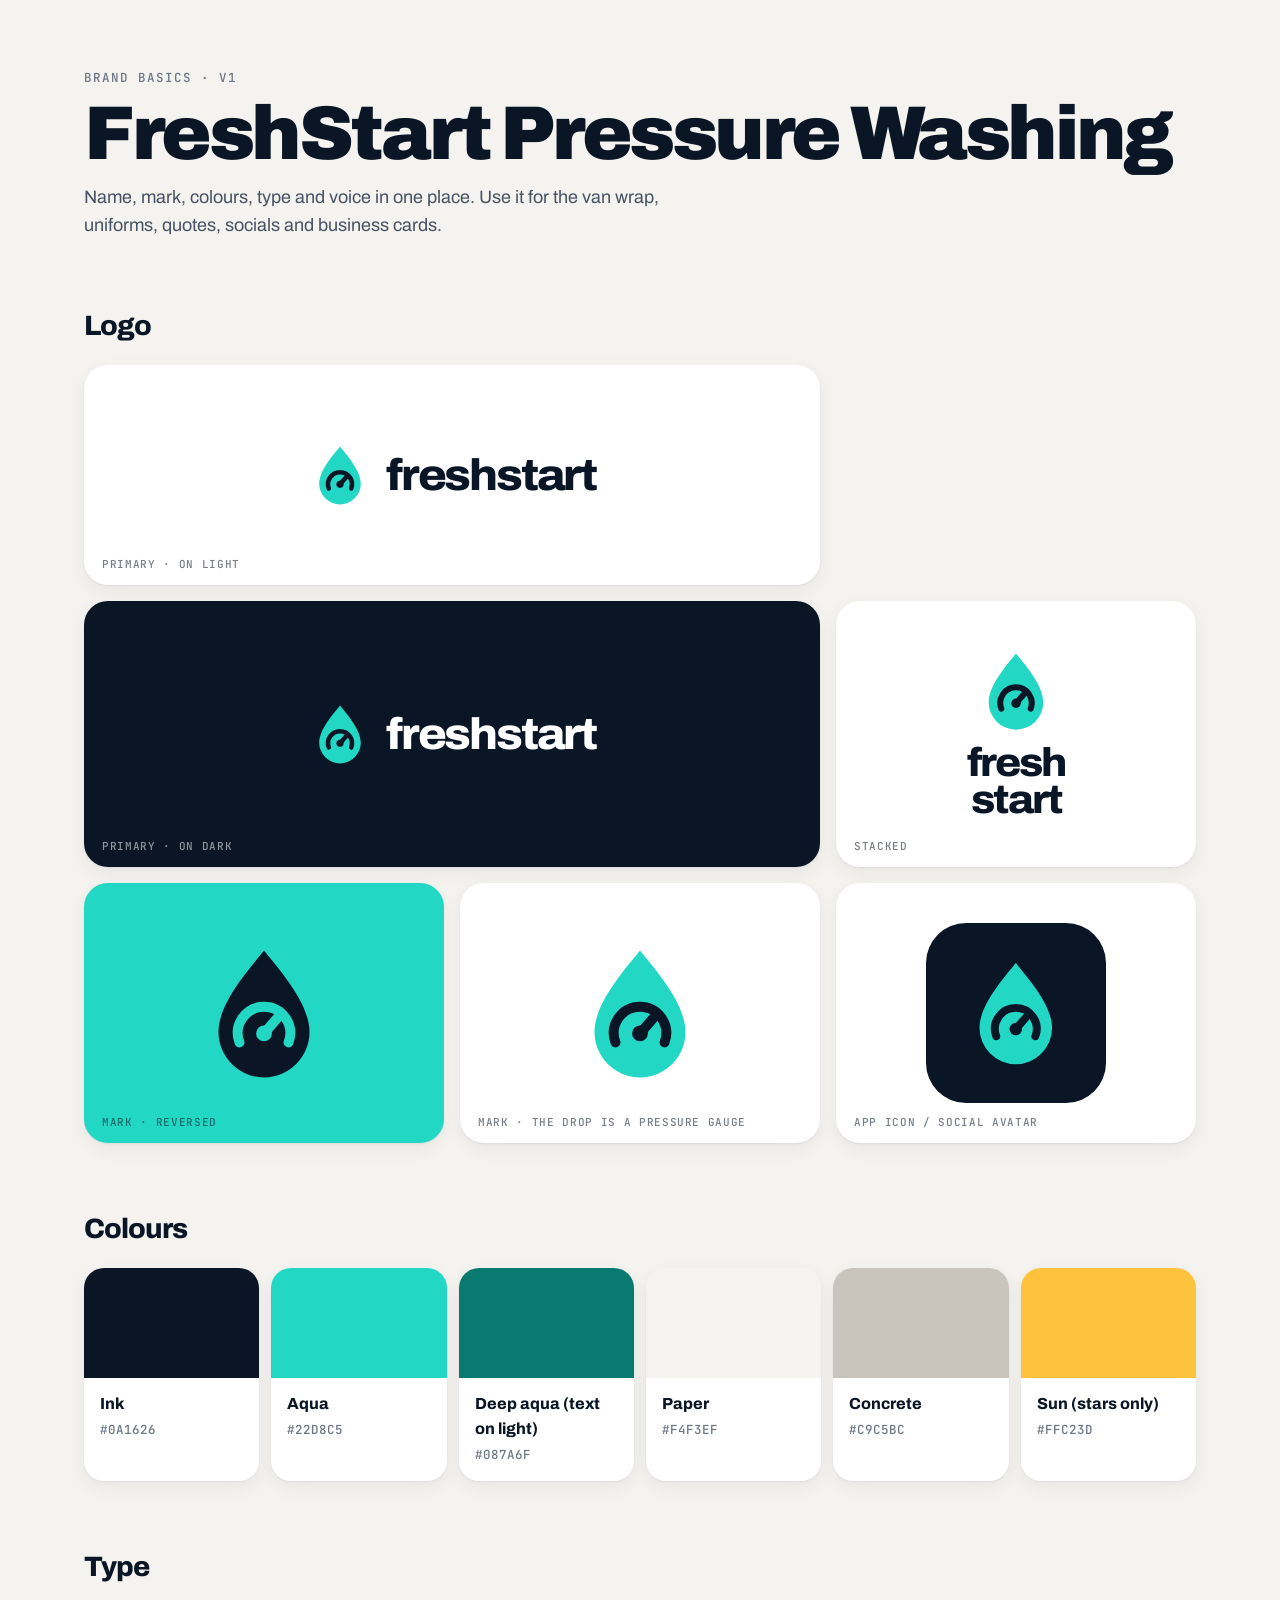
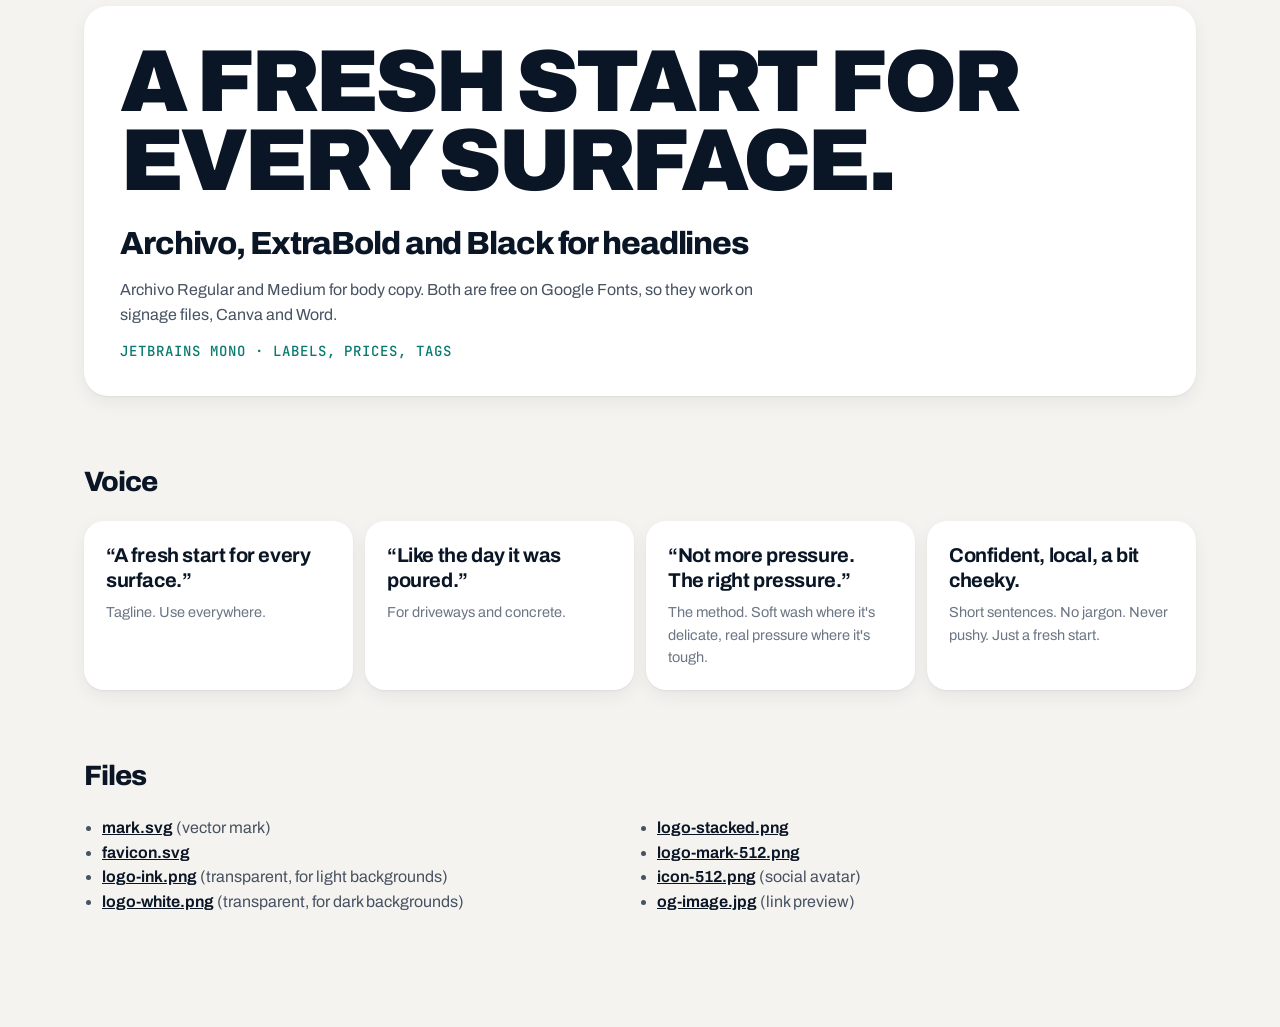
<file: brand.html>
<!doctype html>
<html lang="en-AU">
<head>
<meta charset="utf-8">
<meta name="viewport" content="width=device-width, initial-scale=1">
<meta name="robots" content="noindex">
<title>FreshStart Pressure Washing brand sheet</title>
<link rel="icon" href="assets/img/favicon.svg" type="image/svg+xml">
<link rel="preconnect" href="https://fonts.googleapis.com">
<link rel="preconnect" href="https://fonts.gstatic.com" crossorigin>
<link rel="stylesheet" href="https://fonts.googleapis.com/css2?family=Archivo:wdth,wght@75..125,400..900&amp;family=JetBrains+Mono:wght@500&amp;display=swap">
<style>
  :root { --ink: #0A1626; --aqua: #22D8C5; --paper: #F4F3EF; --line: rgba(10,22,38,.1); }
  * { box-sizing: border-box; }
  body { margin: 0; background: var(--paper); color: var(--ink); font-family: Archivo, system-ui, sans-serif; line-height: 1.55; -webkit-font-smoothing: antialiased; }
  .wrap { max-width: 1160px; margin: 0 auto; padding: 56px 24px 96px; }
  .kicker { font: 500 12.5px "JetBrains Mono", monospace; letter-spacing: .08em; text-transform: uppercase; color: #6C7685; }
  h1 { font-size: clamp(40px, 6vw, 76px); font-weight: 900; letter-spacing: -.045em; line-height: .95; margin: 10px 0 14px; }
  h2 { font-size: 28px; font-weight: 800; letter-spacing: -.035em; margin: 64px 0 18px; }
  p.lede { max-width: 40rem; color: #475262; font-size: 18px; margin: 0; }
  .grid { display: grid; grid-template-columns: repeat(auto-fill, minmax(320px, 1fr)); gap: 16px; }
  .tile { border-radius: 24px; padding: 40px; display: grid; place-items: center; min-height: 220px; position: relative; box-shadow: 0 1px 2px rgba(10,22,38,.05), 0 6px 18px rgba(10,22,38,.06); }
  .tile small { position: absolute; left: 18px; bottom: 14px; font: 500 11px "JetBrains Mono", monospace; letter-spacing: .06em; text-transform: uppercase; opacity: .55; }
  .light { background: #fff; } .dark { background: var(--ink); color: #fff; } .aqua { background: var(--aqua); }
  @media (min-width: 760px) { .tile--wide { grid-column: span 2; } }
  /* logo lockups (also rendered to PNG by tools/make-assets.js) */
  .logo { display: inline-flex; align-items: center; gap: 14px; padding: 8px; }
  .logo svg { width: 64px; height: 64px; }
  .logo b { font-weight: 800; font-size: 44px; letter-spacing: -.05em; line-height: 1; font-stretch: 106%; white-space: nowrap; }
  .logo--ink b { color: var(--ink); } .logo--white b { color: #fff; }
  .stack { display: inline-grid; justify-items: center; gap: 12px; padding: 8px; }
  .stack svg { width: 84px; height: 84px; }
  .stack b { font-weight: 800; font-size: 40px; letter-spacing: -.05em; line-height: .92; text-align: center; font-stretch: 106%; }
  .mark { width: 140px; height: 140px; display: grid; place-items: center; }
  .mark svg { width: 100%; height: 100%; }
  .icon { width: 180px; height: 180px; border-radius: 40px; background: var(--ink); display: grid; place-items: center; }
  .icon svg { width: 62%; height: 62%; }
  .swatches { display: grid; grid-template-columns: repeat(auto-fill, minmax(170px, 1fr)); gap: 12px; }
  .sw { border-radius: 20px; overflow: hidden; background: #fff; box-shadow: 0 1px 2px rgba(10,22,38,.05), 0 6px 18px rgba(10,22,38,.06); }
  .sw i { display: block; height: 110px; }
  .sw div { padding: 14px 16px; }
  .sw b { display: block; font-weight: 750; }
  .sw code { font: 500 12.5px "JetBrains Mono", monospace; color: #6C7685; }
  .type { background: #fff; border-radius: 24px; padding: 36px; box-shadow: 0 1px 2px rgba(10,22,38,.05), 0 6px 18px rgba(10,22,38,.06); }
  .type .big { font-weight: 900; font-size: clamp(44px, 7vw, 88px); letter-spacing: -.045em; line-height: .9; text-transform: uppercase; }
  .type .mid { font-weight: 800; font-size: 32px; letter-spacing: -.035em; margin-top: 18px; }
  .type .mono { font: 500 14px "JetBrains Mono", monospace; letter-spacing: .07em; text-transform: uppercase; color: #087A6F; margin-top: 14px; }
  .voice { display: grid; grid-template-columns: repeat(auto-fill, minmax(260px, 1fr)); gap: 12px; }
  .voice div { background: #fff; border-radius: 20px; padding: 22px; box-shadow: 0 1px 2px rgba(10,22,38,.05), 0 6px 18px rgba(10,22,38,.06); }
  .voice b { display: block; font-size: 20px; letter-spacing: -.02em; line-height: 1.25; }
  .voice span { display: block; margin-top: 8px; color: #6C7685; font-size: 14.5px; }
  ul.files { columns: 2; padding-left: 18px; color: #475262; }
  ul.files a { color: var(--ink); font-weight: 650; }
  @media (max-width: 640px) { ul.files { columns: 1; } .logo b { font-size: 34px; } .logo svg { width: 50px; height: 50px; } }
</style>
</head>
<body>
<div class="wrap">
  <p class="kicker">Brand basics · v1</p>
  <h1>FreshStart Pressure Washing</h1>
  <p class="lede">Name, mark, colours, type and voice in one place. Use it for the van wrap, uniforms, quotes, socials and business cards.</p>

  <h2>Logo</h2>
  <div class="grid">
    <div class="tile light tile--wide"><span class="logo logo--ink" id="asset-logo-ink"><svg viewBox="0 0 48 48"><path d="M24 2.6c-3.9 5.1-15.6 17.5-15.6 27.9a15.6 15.6 0 0 0 31.2 0C39.6 20.1 27.9 7.7 24 2.6z" fill="#22D8C5"/><path d="M15.6 34.1a9 9 0 1 1 16.8 0" fill="none" stroke="#0A1626" stroke-width="3.4" stroke-linecap="round"/><path d="M24 31l4.6-5.3" fill="none" stroke="#0A1626" stroke-width="3.4" stroke-linecap="round"/><circle cx="24" cy="31" r="2.7" fill="#0A1626"/></svg><b>freshstart</b></span><small>Primary · on light</small></div>
    <div class="tile dark tile--wide"><span class="logo logo--white" id="asset-logo-white"><svg viewBox="0 0 48 48"><path d="M24 2.6c-3.9 5.1-15.6 17.5-15.6 27.9a15.6 15.6 0 0 0 31.2 0C39.6 20.1 27.9 7.7 24 2.6z" fill="#22D8C5"/><path d="M15.6 34.1a9 9 0 1 1 16.8 0" fill="none" stroke="#0A1626" stroke-width="3.4" stroke-linecap="round"/><path d="M24 31l4.6-5.3" fill="none" stroke="#0A1626" stroke-width="3.4" stroke-linecap="round"/><circle cx="24" cy="31" r="2.7" fill="#0A1626"/></svg><b>freshstart</b></span><small>Primary · on dark</small></div>
    <div class="tile light"><span class="stack" id="asset-logo-stacked"><svg viewBox="0 0 48 48"><path d="M24 2.6c-3.9 5.1-15.6 17.5-15.6 27.9a15.6 15.6 0 0 0 31.2 0C39.6 20.1 27.9 7.7 24 2.6z" fill="#22D8C5"/><path d="M15.6 34.1a9 9 0 1 1 16.8 0" fill="none" stroke="#0A1626" stroke-width="3.4" stroke-linecap="round"/><path d="M24 31l4.6-5.3" fill="none" stroke="#0A1626" stroke-width="3.4" stroke-linecap="round"/><circle cx="24" cy="31" r="2.7" fill="#0A1626"/></svg><b>fresh<br>start</b></span><small>Stacked</small></div>
    <div class="tile aqua"><span class="mark" id="asset-mark"><svg viewBox="0 0 48 48"><path d="M24 2.6c-3.9 5.1-15.6 17.5-15.6 27.9a15.6 15.6 0 0 0 31.2 0C39.6 20.1 27.9 7.7 24 2.6z" fill="#0A1626"/><path d="M15.6 34.1a9 9 0 1 1 16.8 0" fill="none" stroke="#22D8C5" stroke-width="3.4" stroke-linecap="round"/><path d="M24 31l4.6-5.3" fill="none" stroke="#22D8C5" stroke-width="3.4" stroke-linecap="round"/><circle cx="24" cy="31" r="2.7" fill="#22D8C5"/></svg></span><small>Mark · reversed</small></div>
    <div class="tile light"><span class="mark" id="asset-mark-color"><svg viewBox="0 0 48 48"><path d="M24 2.6c-3.9 5.1-15.6 17.5-15.6 27.9a15.6 15.6 0 0 0 31.2 0C39.6 20.1 27.9 7.7 24 2.6z" fill="#22D8C5"/><path d="M15.6 34.1a9 9 0 1 1 16.8 0" fill="none" stroke="#0A1626" stroke-width="3.4" stroke-linecap="round"/><path d="M24 31l4.6-5.3" fill="none" stroke="#0A1626" stroke-width="3.4" stroke-linecap="round"/><circle cx="24" cy="31" r="2.7" fill="#0A1626"/></svg></span><small>Mark · the drop is a pressure gauge</small></div>
    <div class="tile light"><span class="icon" id="asset-icon"><svg viewBox="0 0 48 48"><path d="M24 2.6c-3.9 5.1-15.6 17.5-15.6 27.9a15.6 15.6 0 0 0 31.2 0C39.6 20.1 27.9 7.7 24 2.6z" fill="#22D8C5"/><path d="M15.6 34.1a9 9 0 1 1 16.8 0" fill="none" stroke="#0A1626" stroke-width="3.4" stroke-linecap="round"/><path d="M24 31l4.6-5.3" fill="none" stroke="#0A1626" stroke-width="3.4" stroke-linecap="round"/><circle cx="24" cy="31" r="2.7" fill="#0A1626"/></svg></span><small>App icon / social avatar</small></div>
  </div>

  <h2>Colours</h2>
  <div class="swatches">
    <div class="sw"><i style="background:#0A1626"></i><div><b>Ink</b><code>#0A1626</code></div></div>
    <div class="sw"><i style="background:#22D8C5"></i><div><b>Aqua</b><code>#22D8C5</code></div></div>
    <div class="sw"><i style="background:#087A6F"></i><div><b>Deep aqua (text on light)</b><code>#087A6F</code></div></div>
    <div class="sw"><i style="background:#F4F3EF"></i><div><b>Paper</b><code>#F4F3EF</code></div></div>
    <div class="sw"><i style="background:#C9C5BC"></i><div><b>Concrete</b><code>#C9C5BC</code></div></div>
    <div class="sw"><i style="background:#FFC23D"></i><div><b>Sun (stars only)</b><code>#FFC23D</code></div></div>
  </div>

  <h2>Type</h2>
  <div class="type">
    <div class="big">A fresh start for every surface.</div>
    <div class="mid">Archivo, ExtraBold and Black for headlines</div>
    <p style="margin:10px 0 0;color:#475262;max-width:40rem">Archivo Regular and Medium for body copy. Both are free on Google Fonts, so they work on signage files, Canva and Word.</p>
    <div class="mono">JetBrains Mono · labels, prices, tags</div>
  </div>

  <h2>Voice</h2>
  <div class="voice">
    <div><b>“A fresh start for every surface.”</b><span>Tagline. Use everywhere.</span></div>
    <div><b>“Like the day it was poured.”</b><span>For driveways and concrete.</span></div>
    <div><b>“Not more pressure. The right pressure.”</b><span>The method. Soft wash where it's delicate, real pressure where it's tough.</span></div>
    <div><b>Confident, local, a bit cheeky.</b><span>Short sentences. No jargon. Never pushy. Just a fresh start.</span></div>
  </div>

  <h2>Files</h2>
  <ul class="files">
    <li><a href="assets/img/mark.svg">mark.svg</a> (vector mark)</li>
    <li><a href="assets/img/favicon.svg">favicon.svg</a></li>
    <li><a href="assets/img/logo-ink.png">logo-ink.png</a> (transparent, for light backgrounds)</li>
    <li><a href="assets/img/logo-white.png">logo-white.png</a> (transparent, for dark backgrounds)</li>
    <li><a href="assets/img/logo-stacked.png">logo-stacked.png</a></li>
    <li><a href="assets/img/logo-mark-512.png">logo-mark-512.png</a></li>
    <li><a href="assets/img/icon-512.png">icon-512.png</a> (social avatar)</li>
    <li><a href="assets/img/og-image.jpg">og-image.jpg</a> (link preview)</li>
  </ul>
</div>
</body>
</html>
</file>
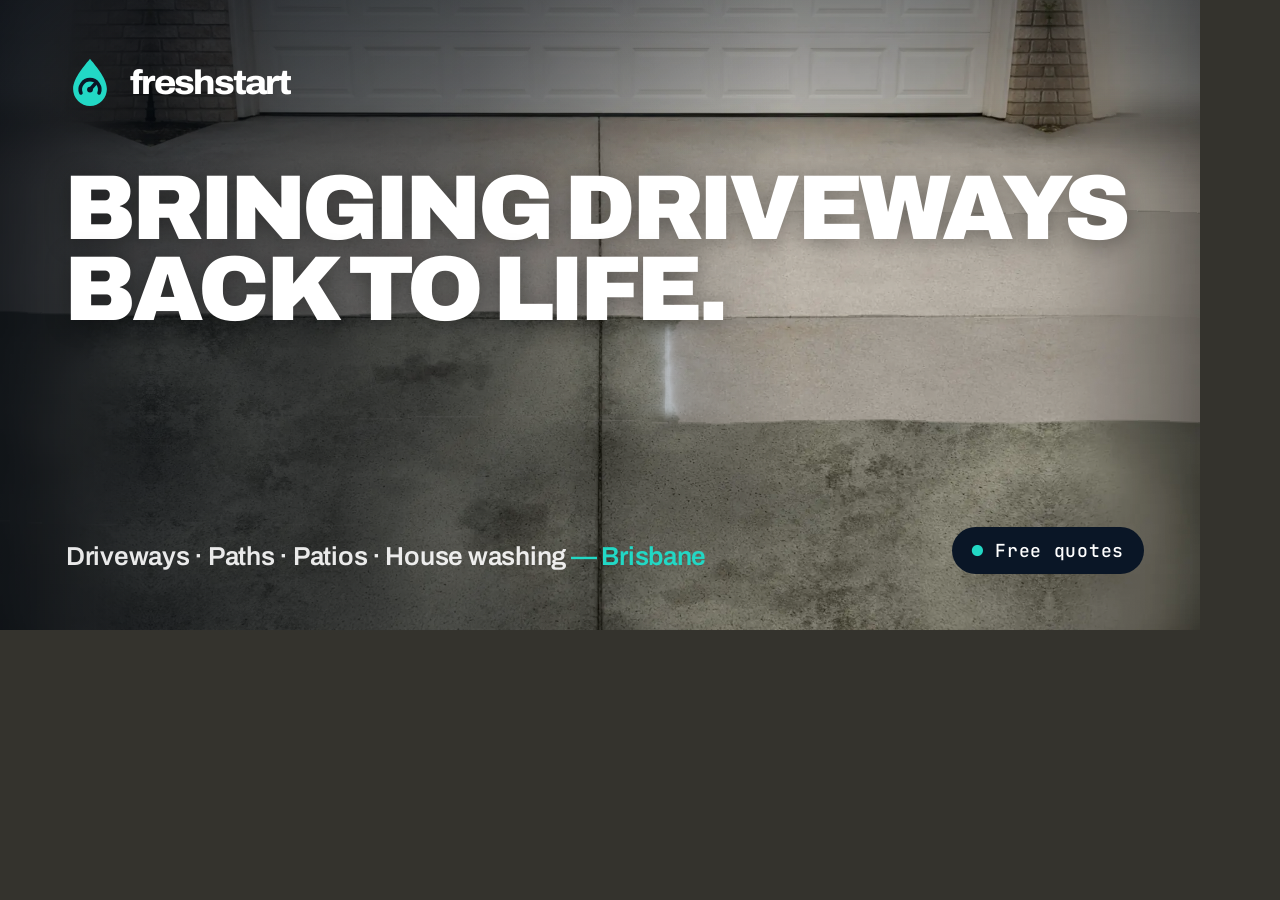
<file: og.html>
<!doctype html>
<html lang="en-AU">
<head>
<meta charset="utf-8">
<meta name="robots" content="noindex">
<title>FreshStart Pressure Washing social image</title>
<!-- Renders the 1200x630 social share image. Regenerate with: node tools/make-assets.js -->
<link rel="preconnect" href="https://fonts.googleapis.com">
<link rel="preconnect" href="https://fonts.gstatic.com" crossorigin>
<link rel="stylesheet" href="https://fonts.googleapis.com/css2?family=Archivo:wdth,wght@75..125,400..900&amp;family=JetBrains+Mono:wght@500&amp;display=swap">
<style>
  html, body { margin: 0; background: #34332d; }
  .og { position: relative; width: 1200px; height: 630px; overflow: hidden; font-family: Archivo, sans-serif; }
  canvas { position: absolute; inset: 0; width: 1200px; height: 630px; }
  .shade { position: absolute; inset: 0; background: linear-gradient(90deg, rgba(4,9,16,.78), rgba(4,9,16,.45) 40%, rgba(4,9,16,0) 66%), linear-gradient(180deg, rgba(4,9,16,.4), rgba(4,9,16,0) 30%); }
  .brand { position: absolute; left: 64px; top: 56px; display: flex; align-items: center; gap: 14px; color: #fff; }
  .brand svg { width: 52px; height: 52px; }
  .brand b { font-weight: 800; font-size: 34px; letter-spacing: -.05em; font-stretch: 106%; }
  .title { position: absolute; left: 64px; top: 168px; margin: 0; font-weight: 900; font-size: 92px; line-height: .88; letter-spacing: -.045em; text-transform: uppercase; color: #fff; text-shadow: 0 2px 24px rgba(0,0,0,.4); }
  .sub { position: absolute; left: 66px; bottom: 60px; margin: 0; color: rgba(255,255,255,.9); font-size: 26px; font-weight: 600; letter-spacing: -.01em; }
  .sub span { color: #22D8C5; }
  .tag { position: absolute; right: 56px; bottom: 56px; padding: 12px 20px; border-radius: 999px; background: #0A1626; color: #fff; font: 500 18px "JetBrains Mono", monospace; letter-spacing: .04em; }
  .tag i { font-style: normal; color: #22D8C5; }
</style>
</head>
<body>
<div class="og" id="og">
  <canvas id="c" width="1200" height="630"></canvas>
  <div class="shade"></div>
  <div class="brand">
    <svg viewBox="0 0 48 48"><path d="M24 2.6c-3.9 5.1-15.6 17.5-15.6 27.9a15.6 15.6 0 0 0 31.2 0C39.6 20.1 27.9 7.7 24 2.6z" fill="#22D8C5"/><path d="M15.6 34.1a9 9 0 1 1 16.8 0" fill="none" stroke="#0A1626" stroke-width="3.4" stroke-linecap="round"/><path d="M24 31l4.6-5.3" fill="none" stroke="#0A1626" stroke-width="3.4" stroke-linecap="round"/><circle cx="24" cy="31" r="2.7" fill="#0A1626"/></svg>
    <b>freshstart</b>
  </div>
  <h1 class="title" id="t"><span class="ln">Bringing driveways</span><br><span class="ln">back to life.</span></h1>
  <p class="sub">Driveways · Paths · Patios · House washing <span>— Brisbane</span></p>
  <span class="tag"><i>●</i> Free quotes</span>
</div>
<script src="assets/js/surface-engine.js"></script>
<script>
/* Social image: the real hero photo, half pressure-washed. */
(async function () {
  await document.fonts.load('900 100px Archivo');
  await document.fonts.ready;
  const S = GPSurface, c = document.getElementById('c');
  const eng = new S.Engine(c, { allowSoftware: true, preserve: true });
  const P = 'assets/img/photos/';
  const [after, before] = await Promise.all([S.loadImage(P + 'hero-after-desktop.webp'), S.loadImage(P + 'hero-before-desktop.webp')]);
  const pair = eng.pair(after, before, [0, 0, 1, 1]);
  const map = S.coverMap(1200, 630, pair.iw, pair.ih, 0.5, 0.35);
  eng.draw(pair, 1200, 630, { map, H: null, sweep: [0, 1, 0, 1], rows: 6, prog: 3.45, margin: 0.04, time: 3, spray: 0.9, dry: 0.4, vig: 0.12 });
  document.body.dataset.ready = '1';
})();
</script>
</body>
</html>
</file>
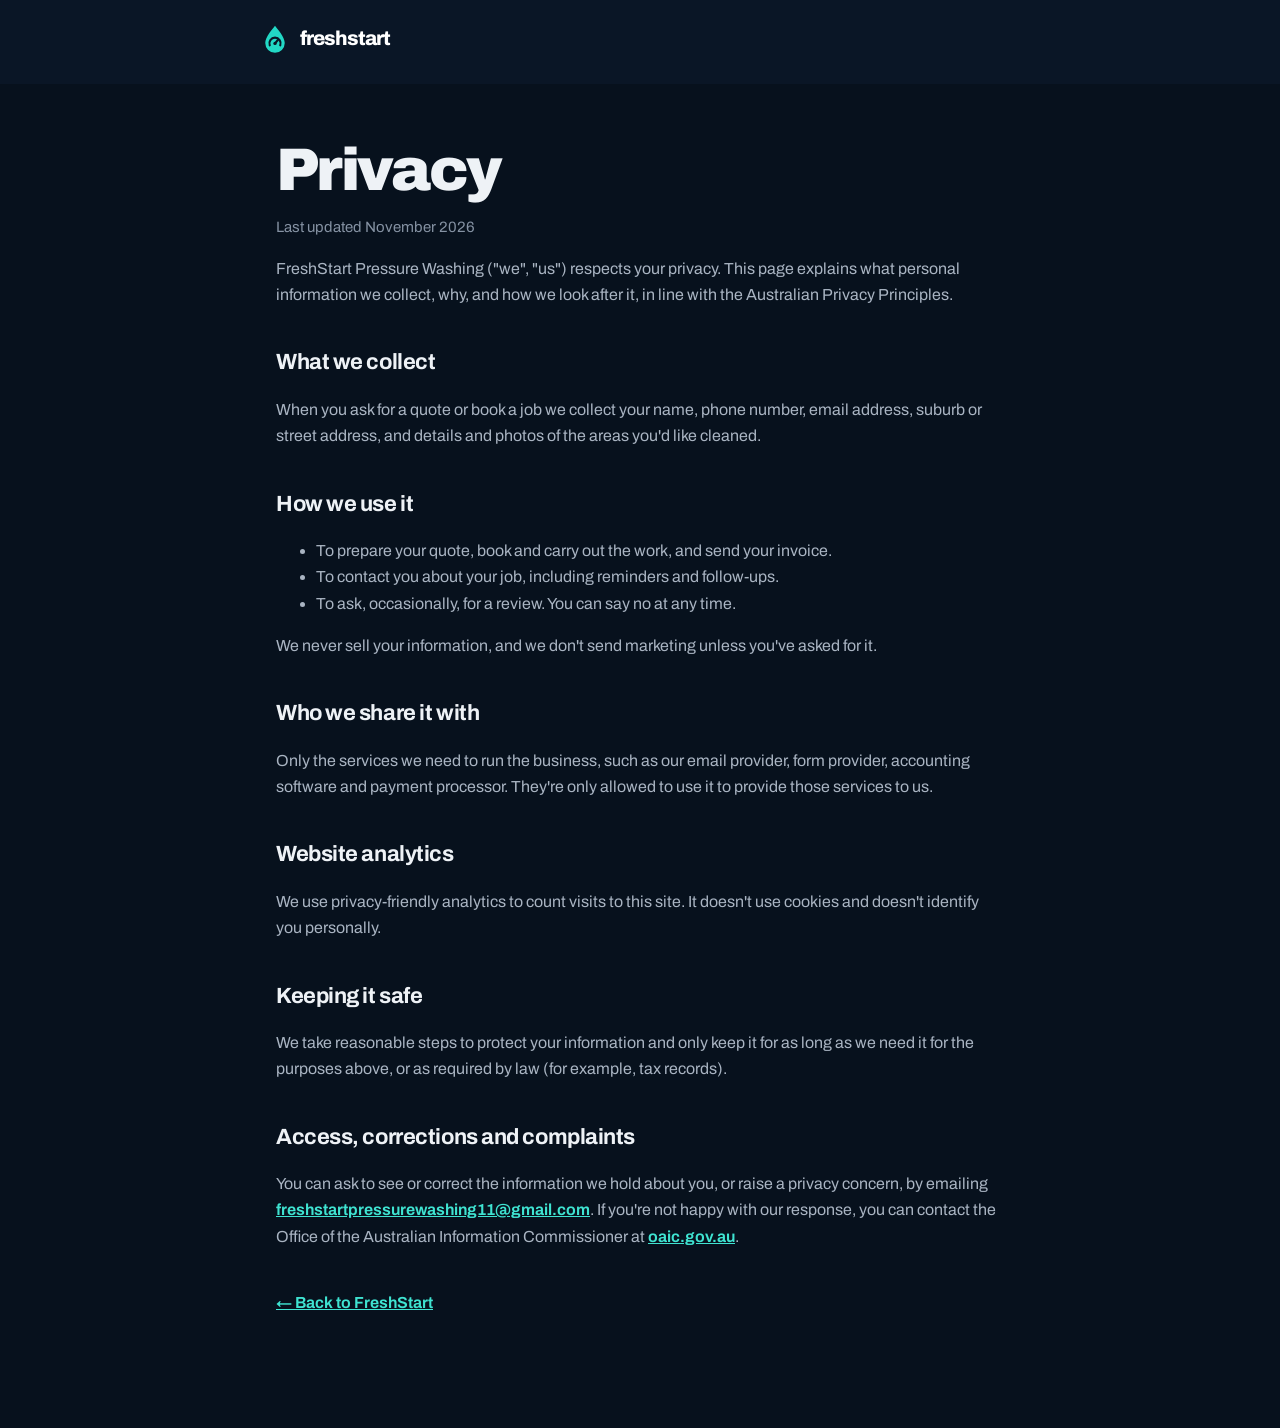
<file: privacy.html>
<!doctype html>
<html lang="en-AU">
<head>
<meta charset="utf-8">
<meta name="viewport" content="width=device-width, initial-scale=1">
<title>Privacy | FreshStart Pressure Washing</title>
<meta name="description" content="How FreshStart Pressure Washing collects, uses and looks after your personal information.">
<link rel="canonical" href="https://freshstart-washing.web.app/privacy.html">
<link rel="icon" href="assets/img/favicon.svg" type="image/svg+xml">
<link rel="preconnect" href="https://fonts.googleapis.com">
<link rel="preconnect" href="https://fonts.gstatic.com" crossorigin>
<link rel="stylesheet" href="https://fonts.googleapis.com/css2?family=Archivo:wght@400..900&amp;display=swap">
<meta name="color-scheme" content="dark">
<style>
  * { box-sizing: border-box; }
  body { margin: 0; background: #07111D; color: #EEF2F6; font-family: Archivo, system-ui, sans-serif; line-height: 1.65; -webkit-font-smoothing: antialiased; }
  header { background: #0A1626; color: #fff; padding: 22px 16px; }
  header a { display: inline-flex; align-items: center; gap: 10px; color: #fff; text-decoration: none; font-weight: 800; font-size: 20px; letter-spacing: -.05em; }
  header svg { width: 30px; height: 30px; }
  .wrap { max-width: 760px; margin: 0 auto; }
  main { padding: 56px 16px 96px; }
  h1 { font-size: clamp(38px, 6vw, 60px); font-weight: 900; letter-spacing: -.045em; line-height: 1; margin: 0 0 8px; }
  h2 { font-size: 22px; letter-spacing: -.02em; margin: 36px 0 6px; }
  p, li { color: #A9B4C2; }
  .muted { color: #8592A3; font-size: 15px; }
  a { color: #3FE3D1; font-weight: 650; }
</style>
</head>
<body>
<header><div class="wrap"><a href="./"><svg viewBox="0 0 48 48" aria-hidden="true"><path d="M24 2.6c-3.9 5.1-15.6 17.5-15.6 27.9a15.6 15.6 0 0 0 31.2 0C39.6 20.1 27.9 7.7 24 2.6z" fill="#22D8C5"/><path d="M15.6 34.1a9 9 0 1 1 16.8 0" fill="none" stroke="#0A1626" stroke-width="3.4" stroke-linecap="round"/><path d="M24 31l4.6-5.3" fill="none" stroke="#0A1626" stroke-width="3.4" stroke-linecap="round"/><circle cx="24" cy="31" r="2.7" fill="#0A1626"/></svg>freshstart</a></div></header>
<main class="wrap">
  <h1>Privacy</h1>
  <p class="muted">Last updated November 2026</p>

  <p>FreshStart Pressure Washing ("we", "us") respects your privacy. This page explains what personal information we collect, why, and how we look after it, in line with the Australian Privacy Principles.</p>

  <h2>What we collect</h2>
  <p>When you ask for a quote or book a job we collect your name, phone number, email address, suburb or street address, and details and photos of the areas you'd like cleaned.</p>

  <h2>How we use it</h2>
  <ul>
    <li>To prepare your quote, book and carry out the work, and send your invoice.</li>
    <li>To contact you about your job, including reminders and follow-ups.</li>
    <li>To ask, occasionally, for a review. You can say no at any time.</li>
  </ul>
  <p>We never sell your information, and we don't send marketing unless you've asked for it.</p>

  <h2>Who we share it with</h2>
  <p>Only the services we need to run the business, such as our email provider, form provider, accounting software and payment processor. They're only allowed to use it to provide those services to us.</p>

  <h2>Website analytics</h2>
  <p>We use privacy-friendly analytics to count visits to this site. It doesn't use cookies and doesn't identify you personally.</p>

  <h2>Keeping it safe</h2>
  <p>We take reasonable steps to protect your information and only keep it for as long as we need it for the purposes above, or as required by law (for example, tax records).</p>

  <h2>Access, corrections and complaints</h2>
  <p>You can ask to see or correct the information we hold about you, or raise a privacy concern, by emailing <a href="mailto:freshstartpressurewashing11@gmail.com">freshstartpressurewashing11@gmail.com</a>. If you're not happy with our response, you can contact the Office of the Australian Information Commissioner at <a href="https://www.oaic.gov.au" rel="noopener">oaic.gov.au</a>.</p>

  <p style="margin-top:40px"><a href="./">← Back to FreshStart</a></p>
</main>
<script data-goatcounter="https://smuffinz.goatcounter.com/count" async src="//gc.zgo.at/count.js"></script>
</body>
</html>
</file>
<file: assets/css/styles.css>
/* ==========================================================================
   FreshStart Pressure Washing — site styles
   Brand tokens live in :root. Change --aqua / --ink to re-skin everything.
   ========================================================================== */

/* Self-hosted fonts (SIL Open Font License, see assets/fonts/OFL-*.txt). Latin subset only. */
@font-face {
  font-family: 'Archivo'; font-style: normal; font-weight: 400 900; font-stretch: 75% 125%; font-display: swap;
  src: url(../fonts/archivo-latin.woff2) format('woff2');
  unicode-range: U+0000-00FF, U+0131, U+0152-0153, U+02BB-02BC, U+02C6, U+02DA, U+02DC, U+0304, U+0308, U+0329, U+2000-206F, U+20AC, U+2122, U+2191, U+2193, U+2212, U+2215, U+FEFF, U+FFFD;
}
@font-face {
  font-family: 'JetBrains Mono'; font-style: normal; font-weight: 500; font-display: swap;
  src: url(../fonts/jetbrains-mono-500-latin.woff2) format('woff2');
  unicode-range: U+0000-00FF, U+0131, U+0152-0153, U+02BB-02BC, U+02C6, U+02DA, U+02DC, U+0304, U+0308, U+0329, U+2000-206F, U+20AC, U+2122, U+2191, U+2193, U+2212, U+2215, U+FEFF, U+FFFD;
}

:root {
  --ink: #0A1626;
  --ink-2: #102238;
  --ink-3: #1A3050;
  --paper: #F4F3EF;
  --paper-2: #EBE9E3;
  --white: #FFFFFF;

  --text: #0A1626;
  --text-2: #475262;
  --text-3: #6C7685;
  --line: rgba(10, 22, 38, .10);
  --line-2: rgba(10, 22, 38, .17);

  --aqua: #22D8C5;
  --aqua-hi: #63F2E2;
  --aqua-deep: #087A6F;
  --sun: #FFC23D;
  --danger: #E5484D;

  --r-sm: 12px;
  --r: 20px;
  --r-lg: 28px;
  --r-xl: 36px;

  --shadow-1: 0 1px 2px rgba(10, 22, 38, .05), 0 6px 18px rgba(10, 22, 38, .06);
  --shadow-2: 0 2px 6px rgba(10, 22, 38, .06), 0 24px 60px -12px rgba(10, 22, 38, .18);

  --ease: cubic-bezier(.2, .75, .2, 1);
  --ease-out: cubic-bezier(.16, 1, .3, 1);

  --wrap: 1240px;
  --gut: clamp(16px, 4vw, 40px);
  --nav-h: 64px;

  --font: "Archivo", ui-sans-serif, system-ui, -apple-system, "Segoe UI", Roboto, Helvetica, Arial, sans-serif;
  --mono: "JetBrains Mono", ui-monospace, SFMono-Regular, Menlo, Consolas, monospace;
}

/* ---------------------------------------------------------------- base */
*, *::before, *::after { box-sizing: border-box; }
html { -webkit-text-size-adjust: 100%; text-size-adjust: 100%; scroll-padding-top: 92px; }
@media (prefers-reduced-motion: no-preference) { html { scroll-behavior: smooth; } }
body {
  margin: 0;
  background: var(--paper);
  color: var(--text);
  font-family: var(--font);
  font-size: 17px;
  line-height: 1.6;
  -webkit-font-smoothing: antialiased;
  -moz-osx-font-smoothing: grayscale;
  text-rendering: optimizeLegibility;
  overflow-x: clip;
}
img, svg, canvas, video { display: block; max-width: 100%; }
svg { flex-shrink: 0; }
a { color: inherit; }
button { font: inherit; color: inherit; }
h1, h2, h3, h4 { margin: 0; font-weight: 800; line-height: 1.04; letter-spacing: -.03em; }
p, ul, ol, figure, blockquote, dl, dd { margin: 0; }
[hidden] { display: none !important; }

.wrap { width: 100%; max-width: calc(var(--wrap) + var(--gut) * 2); margin-inline: auto; padding-inline: var(--gut); }
.skip { position: fixed; left: 12px; top: -80px; z-index: 1000; padding: 12px 18px; border-radius: 999px; background: var(--aqua); color: var(--ink); font-weight: 700; text-decoration: none; transition: top .2s; }
.skip:focus { top: 12px; }
:focus-visible { outline: 2.5px solid var(--aqua); outline-offset: 3px; border-radius: 8px; }
::selection { background: var(--aqua); color: var(--ink); }

/* ---------------------------------------------------------------- buttons */
.btn {
  --h: 54px;
  position: relative;
  display: inline-flex; align-items: center; justify-content: center; gap: .55em;
  height: var(--h); padding: 0 26px;
  border: 0; border-radius: 999px;
  font-weight: 700; font-size: 16px; letter-spacing: -.01em; line-height: 1;
  text-decoration: none; white-space: nowrap; cursor: pointer;
  transition: transform .4s var(--ease), box-shadow .4s var(--ease), background-color .25s, color .25s;
  -webkit-tap-highlight-color: transparent;
}
.btn svg { width: 18px; height: 18px; transition: transform .4s var(--ease); }
.btn:hover svg:last-child { transform: translateX(3px); }
.btn:active { transform: translateY(0) scale(.98); }

.btn--primary { background: var(--aqua); color: var(--ink); box-shadow: inset 0 -2px 0 rgba(0, 0, 0, .08); }
.btn--primary:hover { background: var(--aqua-hi); transform: translateY(-2px); box-shadow: 0 14px 32px -10px rgba(34, 216, 197, .7), inset 0 -2px 0 rgba(0, 0, 0, .08); }
.btn--ink { background: var(--ink); color: #fff; }
.btn--ink:hover { background: var(--ink-3); transform: translateY(-2px); box-shadow: 0 14px 30px -12px rgba(10, 22, 38, .55); }
.btn--glass { background: rgba(255, 255, 255, .12); color: #fff; box-shadow: inset 0 0 0 1px rgba(255, 255, 255, .24); -webkit-backdrop-filter: blur(12px); backdrop-filter: blur(12px); }
.btn--glass:hover { background: rgba(255, 255, 255, .2); transform: translateY(-2px); }
.btn--line { background: rgba(255, 255, 255, .4); color: var(--ink); box-shadow: inset 0 0 0 1.5px var(--line-2); }
.btn--line:hover { box-shadow: inset 0 0 0 1.5px var(--ink); transform: translateY(-2px); }
.btn--sm { --h: 42px; padding: 0 18px; font-size: 15px; }
.btn--lg { --h: 60px; font-size: 17px; }
.btn--block { width: 100%; }

/* ---------------------------------------------------------------- brand */
.brand { display: inline-flex; align-items: center; gap: 10px; text-decoration: none; flex-shrink: 0; }
.brand__mark { width: 34px; height: 34px; }
.brand__word { font-weight: 800; font-size: 21px; letter-spacing: -.05em; line-height: 1; font-stretch: 106%; white-space: nowrap; }

/* ---------------------------------------------------------------- nav */
.nav { position: fixed; top: 12px; left: 0; right: 0; z-index: 60; padding-inline: calc(var(--gut) - 6px); pointer-events: none; }
.nav__bar {
  pointer-events: auto;
  max-width: calc(var(--wrap) + 12px); margin: 0 auto; height: var(--nav-h);
  display: flex; align-items: center; gap: 16px;
  padding: 0 11px 0 18px; border-radius: 999px; color: #fff;
  transition: background-color .45s var(--ease), box-shadow .45s var(--ease), -webkit-backdrop-filter .45s, backdrop-filter .45s;
}
.nav.is-solid .nav__bar, .nav.is-open .nav__bar {
  background: rgba(10, 22, 38, .74);
  -webkit-backdrop-filter: saturate(1.5) blur(18px); backdrop-filter: saturate(1.5) blur(18px);
  box-shadow: inset 0 0 0 1px rgba(255, 255, 255, .08), 0 16px 40px -16px rgba(0, 0, 0, .45);
}
.nav__links { display: flex; gap: 2px; margin-left: auto; }
.nav__links a { padding: 10px 14px; border-radius: 999px; text-decoration: none; font-weight: 600; font-size: 15px; color: rgba(255, 255, 255, .8); transition: color .2s, background-color .2s; }
.nav__links a:hover, .nav__links a.is-active { color: #fff; background: rgba(255, 255, 255, .09); }
.nav__actions { display: flex; align-items: center; gap: 6px; }
.nav__phone { display: inline-flex; align-items: center; gap: 8px; height: 42px; padding: 0 14px; border-radius: 999px; text-decoration: none; font-weight: 700; font-size: 15px; font-variant-numeric: tabular-nums; transition: background-color .2s; }
.nav__phone:hover { background: rgba(255, 255, 255, .09); }
.nav__phone svg { width: 17px; height: 17px; color: var(--aqua); }
.nav__toggle { display: none; width: 44px; height: 44px; border: 0; border-radius: 50%; background: rgba(255, 255, 255, .1); cursor: pointer; position: relative; }
.nav__toggle span { position: absolute; left: 13px; right: 13px; height: 2px; border-radius: 2px; background: #fff; transition: transform .4s var(--ease), top .4s var(--ease); }
.nav__toggle span:first-child { top: 17px; }
.nav__toggle span:last-child { top: 25px; }
.nav.is-open .nav__toggle span:first-child { top: 21px; transform: rotate(45deg); }
.nav.is-open .nav__toggle span:last-child { top: 21px; transform: rotate(-45deg); }

.menu {
  position: fixed; inset: 0; z-index: 55;
  display: flex; flex-direction: column; justify-content: space-between; gap: 32px;
  padding: calc(var(--nav-h) + 48px) var(--gut) max(28px, env(safe-area-inset-bottom));
  background: radial-gradient(120% 70% at 100% 0%, rgba(34, 216, 197, .16), transparent 60%), var(--ink);
  color: #fff;
  opacity: 0; visibility: hidden; transition: opacity .4s var(--ease), visibility .4s;
}
.menu.is-open { opacity: 1; visibility: visible; }
.menu__links { display: flex; flex-direction: column; }
.menu__links a {
  padding: 8px 0; font-size: clamp(34px, 10vw, 54px); font-weight: 800; letter-spacing: -.045em; line-height: 1.08; text-decoration: none;
  opacity: 0; transform: translateY(16px); transition: opacity .5s var(--ease-out), transform .5s var(--ease-out), color .2s;
}
.menu.is-open .menu__links a { opacity: 1; transform: none; }
.menu.is-open .menu__links a:nth-child(2) { transition-delay: .04s; }
.menu.is-open .menu__links a:nth-child(3) { transition-delay: .08s; }
.menu.is-open .menu__links a:nth-child(4) { transition-delay: .12s; }
.menu.is-open .menu__links a:nth-child(5) { transition-delay: .16s; }
.menu.is-open .menu__links a:nth-child(6) { transition-delay: .2s; }
.menu__links a:hover { color: var(--aqua); }
.menu__foot { display: grid; gap: 10px; }

@media (max-width: 1060px) { .nav__links { display: none; } .nav__actions { margin-left: auto; } .nav__toggle { display: inline-block; } }
@media (max-width: 760px) {
  :root { --nav-h: 58px; }
  .nav { top: 10px; }
  .nav__bar { padding: 0 7px 0 14px; gap: 8px; }
  .nav__phone span { display: none; }
  .nav__phone { width: 44px; padding: 0; justify-content: center; background: rgba(255, 255, 255, .1); }
  .nav__toggle { display: inline-block; }
  .brand__word { font-size: 19px; }
  .brand__mark { width: 30px; height: 30px; }
  .nav .btn--sm { display: none; }
}

/* ---------------------------------------------------------------- hero */
.hero { position: relative; background: #1c1e1c; }
.scrolly .hero { height: calc(100vh + var(--hero-run, 290vh)); }
.hero__stage { position: relative; height: 100vh; min-height: 560px; overflow: hidden; isolation: isolate; background: #1c1e1c center bottom / cover no-repeat; }
.scrolly .hero__stage { position: sticky; top: 0; height: 100vh; height: 100lvh; min-height: 0; }
.hero__gl, .hero__fx { position: absolute; inset: 0; width: 100%; height: 100%; }
.hero__gl { opacity: 0; transition: opacity .8s var(--ease); }
.gl-ready .hero__gl { opacity: 1; }
.hero__fx { pointer-events: none; z-index: 1; }

/* scrim so white type reads over any photo */
.hero__veil {
  position: absolute; inset: 0; z-index: 1; pointer-events: none;
  background:
    linear-gradient(180deg, rgba(4, 9, 16, .58) 0%, rgba(4, 9, 16, 0) 22%),
    linear-gradient(90deg, rgba(4, 9, 16, .74) 0%, rgba(4, 9, 16, .46) 36%, rgba(4, 9, 16, 0) 62%);
  opacity: var(--veil, 1);
  transition: opacity .6s var(--ease);
}

.hero__intro, .hero__outro {
  position: absolute; inset: 0; z-index: 2;
  display: flex; align-items: center;
  padding-top: calc(var(--nav-h) + 24px); padding-bottom: 96px;
  pointer-events: none;
}
.hero__intro .wrap > *, .hero__outro .wrap > * { pointer-events: auto; }

.hero__eyebrow {
  display: inline-flex; align-items: center; gap: 10px; margin-bottom: 22px;
  font-family: var(--mono); font-size: 12.5px; letter-spacing: .07em; text-transform: uppercase;
  color: rgba(255, 255, 255, .9);
}
.hero__eyebrow .dot { width: 8px; height: 8px; border-radius: 50%; background: var(--aqua); box-shadow: 0 0 0 4px rgba(34, 216, 197, .22); animation: pulse 2.4s var(--ease) infinite; }
@keyframes pulse { 50% { box-shadow: 0 0 0 7px rgba(34, 216, 197, 0); } }

.hero__title {
  font-size: clamp(44px, min(7.6vw, 13.5vh), 124px); font-weight: 900; line-height: .88; letter-spacing: -.04em;
  text-transform: uppercase; color: #fff; text-shadow: 0 2px 26px rgba(0, 0, 0, .35);
}
.hero__title .ln { display: block; }

.hero__lede {
  max-width: 32rem; margin-top: 24px;
  font-size: clamp(17px, 1.3vw, 19px); line-height: 1.55; color: rgba(255, 255, 255, .9);
  text-shadow: 0 1px 14px rgba(0, 0, 0, .5);
}
.hero__ctas { display: flex; flex-wrap: wrap; gap: 12px; margin-top: 30px; }

.hero__outro { opacity: 0; visibility: hidden; transition: opacity .7s var(--ease), visibility .7s; }
.hero__outro .wrap > * { opacity: 0; transform: translateY(22px); transition: opacity .8s var(--ease-out), transform .8s var(--ease-out); }
.hero.is-done .hero__outro { opacity: 1; visibility: visible; }
.hero.is-done .hero__outro .wrap > * { opacity: 1; transform: none; }
.hero.is-done .hero__outro .wrap > :nth-child(2) { transition-delay: .06s; }
.hero.is-done .hero__outro .wrap > :nth-child(3) { transition-delay: .14s; }
.hero.is-done .hero__outro .wrap > :nth-child(4) { transition-delay: .22s; }
.hero__eyebrow .tick { display: grid; place-items: center; width: 22px; height: 22px; border-radius: 50%; background: var(--aqua); color: var(--ink); }
.hero__eyebrow .tick svg { width: 13px; height: 13px; }
.hero__outro-title { font-size: clamp(42px, min(6.8vw, 12.5vh), 112px); font-weight: 900; line-height: .9; letter-spacing: -.045em; color: #fff; max-width: 12ch; text-shadow: 0 2px 26px rgba(0, 0, 0, .35); }

.hero .fade { transition: none; will-change: opacity, transform; }

/* scroll HUD */
.hud {
  position: absolute; left: 50%; z-index: 3;
  bottom: auto; top: calc(100vh - 78px); top: calc(100svh - 78px);
  transform: translateX(-50%);
  display: flex; align-items: center; gap: 12px;
  padding: 9px 16px 9px 9px; border-radius: 999px;
  background: rgba(10, 22, 38, .66); color: #fff;
  -webkit-backdrop-filter: blur(14px) saturate(1.4); backdrop-filter: blur(14px) saturate(1.4);
  box-shadow: inset 0 0 0 1px rgba(255, 255, 255, .1), 0 14px 34px -14px rgba(0, 0, 0, .6);
  font-size: 14px; font-weight: 650; white-space: nowrap;
  transition: opacity .5s var(--ease), transform .5s var(--ease);
}
html:not(.scrolly) .hud { display: none; }
.hud__icon { width: 30px; height: 30px; border-radius: 50%; display: grid; place-items: center; background: rgba(255, 255, 255, .1); }
.hud__icon svg { width: 18px; height: 18px; }
.hud__icon .wheel { animation: wheel 1.8s var(--ease) infinite; }
@keyframes wheel { 0% { transform: translateY(-1px); opacity: 0; } 30% { opacity: 1; } 100% { transform: translateY(4px); opacity: 0; } }
.hud__label { min-width: 13.5ch; }
.hud__track { width: 110px; height: 6px; border-radius: 6px; background: rgba(255, 255, 255, .16); overflow: hidden; }
.hud__fill { display: block; height: 100%; width: 100%; transform-origin: left; transform: scaleX(var(--p, 0)); background: linear-gradient(90deg, var(--aqua), var(--aqua-hi)); border-radius: inherit; }
.hud__pct { font-family: var(--mono); font-variant-numeric: tabular-nums; font-size: 13px; min-width: 4.2ch; text-align: right; color: var(--aqua); }
.hero.is-done .hud { background: var(--ink); }

@media (max-width: 760px) {
  .hero__veil { background: linear-gradient(180deg, rgba(4, 9, 16, .8) 0%, rgba(4, 9, 16, .55) 34%, rgba(4, 9, 16, 0) 60%); }
  .hero__intro, .hero__outro { align-items: flex-start; padding-top: calc(var(--nav-h) + 30px); padding-bottom: 100px; }
  .hero__eyebrow { margin-bottom: 16px; font-size: 11.5px; }
  .hero__title { font-size: clamp(42px, 12.6vw, 72px); }
  .hero__title .ln { display: inline; }
  .hero__lede { margin-top: 16px; font-size: 16px; }
  .hero__ctas { margin-top: 20px; gap: 10px; flex-wrap: nowrap; }
  .hero__ctas .btn { flex: 1 1 0; min-width: 0; --h: 50px; padding: 0 14px; font-size: 15px; }
  .hero__outro-title { font-size: clamp(40px, 11.6vw, 66px); }
  .hud { top: calc(100vh - 70px); top: calc(100svh - 70px); padding: 8px 14px 8px 8px; gap: 10px; font-size: 13px; }
  .hud__track { width: 64px; }
  .hud__label { min-width: 0; }
}
.hero__stats { list-style: none; padding: 0; margin: 34px 0 0; display: flex; gap: clamp(22px, 3vw, 44px); }
.hero__stats li { display: grid; gap: 2px; }
.hero__stats b { font-size: clamp(26px, 2.4vw, 34px); font-weight: 900; letter-spacing: -.04em; line-height: 1; color: #fff; }
.hero__stats span { font-size: 13.5px; font-weight: 600; color: rgba(255, 255, 255, .72); }
.hero__stats li + li { padding-left: clamp(22px, 3vw, 44px); border-left: 1px solid rgba(255, 255, 255, .18); }
@media (max-width: 760px) {
  .hero__stats { margin-top: 14px; display: grid; grid-template-columns: repeat(3, minmax(0, 1fr)); gap: 0; padding: 12px 4px; border-radius: 18px; background: rgba(10, 22, 38, .58); -webkit-backdrop-filter: blur(12px); backdrop-filter: blur(12px); box-shadow: inset 0 0 0 1px rgba(255, 255, 255, .12); }
  .hero__stats li { padding: 0 10px; }
  .hero__stats li + li { padding-left: 12px; }
  .hero__stats b { font-size: 22px; }
  .hero__stats span { font-size: 12px; line-height: 1.3; color: rgba(255, 255, 255, .82); }
}
@media (max-width: 380px) { .hero__lede { display: none; } }

/* ---------------------------------------------------------------- ticker */
.ticker { position: relative; z-index: 2; background: var(--aqua); color: var(--ink); overflow: hidden; }
.ticker__track { display: flex; width: max-content; animation: ticker 42s linear infinite; }
.ticker:hover .ticker__track { animation-play-state: paused; }
.ticker__list { display: flex; align-items: center; list-style: none; padding: 0; margin: 0; }
.ticker__list li {
  display: flex; align-items: center; gap: 26px; padding: 19px 13px 19px 13px;
  font-weight: 800; font-size: clamp(17px, 1.9vw, 23px); letter-spacing: -.02em; text-transform: uppercase; font-stretch: 112%; white-space: nowrap;
}
.ticker__list li::after { content: ""; width: 11px; height: 11px; margin-left: 13px; border-radius: 0 50% 50% 50%; background: var(--ink); transform: rotate(45deg); }
@keyframes ticker { to { transform: translateX(-50%); } }

/* ---------------------------------------------------------------- sections */
.section { position: relative; padding-block: clamp(88px, 11vw, 150px); }
.eyebrow {
  display: inline-flex; align-items: center; gap: 10px; margin-bottom: 20px;
  font-family: var(--mono); font-size: 12.5px; letter-spacing: .08em; text-transform: uppercase; color: var(--text-3);
}
.eyebrow span { display: inline-grid; place-items: center; height: 22px; padding: 0 8px; border-radius: 999px; background: var(--ink); color: var(--aqua); font-size: 11px; letter-spacing: .04em; }
main { counter-reset: sec; }
.eyebrow span::before { counter-increment: sec; content: counter(sec, decimal-leading-zero); }
.eyebrow--light { color: rgba(255, 255, 255, .62); }
.eyebrow--light span { background: var(--aqua); color: var(--ink); }

.sec-head { max-width: 780px; margin-bottom: clamp(44px, 6vw, 76px); }
.sec-head h2, .method h2, .area h2, .quote h2 {
  font-size: clamp(38px, 5.6vw, 82px); font-weight: 850; line-height: .96; letter-spacing: -.045em; font-stretch: 104%;
  text-wrap: balance;
}
.sec-head__lede { margin-top: 22px; max-width: 37rem; font-size: clamp(17px, 1.35vw, 19px); color: var(--text-2); }
.sec-head--center { margin-inline: auto; text-align: center; }
.sec-head--split { max-width: none; display: flex; justify-content: space-between; align-items: flex-end; gap: 40px; }
.sec-head--split .sec-head__lede { margin-top: 0; max-width: 26rem; }
@media (max-width: 860px) { .sec-head--split { flex-direction: column; align-items: flex-start; gap: 0; } .sec-head--split .sec-head__lede { margin-top: 20px; } }

/* reveal on scroll */
.js .rv { opacity: 0; transform: translateY(28px); transition: opacity 1s var(--ease-out), transform 1s var(--ease-out); transition-delay: calc(var(--d, 0) * 90ms); }
.js .rv.is-in { opacity: 1; transform: none; }

/* ---------------------------------------------------------------- services */
/* ---------------------------------------------------------------- about */
.about { background: var(--white); }
.about--compact { padding-block: clamp(56px, 7vw, 96px); }
.about__box { display: grid; grid-template-columns: 1fr 1.25fr; gap: clamp(24px, 5vw, 72px); align-items: center; }
.about--compact h2 { font-size: clamp(32px, 3.8vw, 54px); }
.about--compact .about__p { margin-top: 0; }
.about--compact .about__badges { margin: 22px 0 0; }
@media (max-width: 900px) { .about__box { grid-template-columns: 1fr; gap: 18px; } }
@media (max-width: 560px) { .about--compact .about__badges { gap: 8px; } .about--compact .about__badges li { height: 38px; padding: 0 12px 0 10px; font-size: 13.5px; gap: 7px; } .about--compact .about__badges svg { width: 18px; height: 18px; } }
.about__grid { display: grid; grid-template-columns: 1fr 1fr; gap: clamp(40px, 6vw, 96px); align-items: center; }
.about h2 { font-size: clamp(38px, 4.9vw, 72px); }
.about__p { margin-top: 18px; max-width: 37rem; font-size: 17px; color: var(--text-2); }
.about__badges { list-style: none; padding: 0; margin: 30px 0 34px; display: flex; flex-wrap: wrap; gap: 10px; }
.about__badges li { display: inline-flex; align-items: center; gap: 9px; height: 44px; padding: 0 16px 0 12px; border-radius: 999px; background: var(--paper); box-shadow: inset 0 0 0 1px var(--line); font-weight: 700; font-size: 15px; }
.about__badges svg { width: 22px; height: 22px; color: var(--aqua-deep); }
.about__media { position: relative; margin: 0; }
.about__media img { display: block; width: 100%; aspect-ratio: 4 / 4.4; object-fit: cover; object-position: 50% 40%; height: auto; border-radius: var(--r-xl); box-shadow: var(--shadow-2); background: var(--paper-2); }
.about__card { position: absolute; left: clamp(-28px, -2vw, -12px); bottom: 28px; display: grid; gap: 2px; padding: 18px 22px; border-radius: var(--r); background: var(--ink); color: #fff; box-shadow: 0 24px 50px -18px rgba(10, 22, 38, .6); max-width: 15rem; }
.about__card b { font-size: 34px; font-weight: 900; letter-spacing: -.04em; line-height: 1; color: var(--aqua); }
.about__card span { font-size: 14.5px; font-weight: 600; color: rgba(255, 255, 255, .8); }
@media (max-width: 900px) {
  .about__grid { grid-template-columns: 1fr; }
  .about__media img { aspect-ratio: 4 / 3; }
  .about__card { left: 14px; bottom: 14px; padding: 14px 18px; }
  .about__card b { font-size: 28px; }
}

/* ---------------------------------------------------------------- why us */
.why { background: var(--aqua); color: var(--ink); overflow: hidden; }
.why::before { content: ""; position: absolute; inset: 0; background: radial-gradient(60% 70% at 100% 0%, rgba(255, 255, 255, .35), transparent 70%); pointer-events: none; }
.why .wrap { position: relative; }
.why .eyebrow { color: rgba(10, 22, 38, .72); }
.why .sec-head__lede { color: rgba(10, 22, 38, .78); margin-inline: auto; }
.why__grid { display: grid; grid-template-columns: repeat(4, minmax(0, 1fr)); gap: clamp(14px, 1.6vw, 20px); }
.why__card { padding: 28px 26px 30px; border-radius: var(--r-lg); background: rgba(255, 255, 255, .72); box-shadow: 0 1px 0 rgba(255, 255, 255, .6) inset, 0 20px 40px -24px rgba(10, 22, 38, .35); -webkit-backdrop-filter: blur(10px); backdrop-filter: blur(10px); transition: transform .5s var(--ease), background-color .3s, opacity 1s var(--ease-out); }
.why__card:hover { transform: translateY(-4px); background: #fff; }
.why__icon { display: grid; place-items: center; width: 54px; height: 54px; border-radius: 16px; background: var(--ink); color: var(--aqua); margin-bottom: 22px; }
.why__icon svg { width: 26px; height: 26px; }
.why__card h3 { font-size: 22px; letter-spacing: -.03em; }
.why__card p { margin-top: 10px; color: var(--text-2); font-size: 15.5px; line-height: 1.55; }
.why__cta { margin-top: clamp(36px, 5vw, 56px); text-align: center; }
@media (max-width: 1023px) { .why__grid { grid-template-columns: repeat(2, minmax(0, 1fr)); } }
@media (max-width: 560px) { .why__grid { grid-template-columns: 1fr; } .why__card { display: grid; grid-template-columns: auto 1fr; column-gap: 16px; padding: 22px; } .why__icon { grid-row: span 2; margin: 0; width: 48px; height: 48px; } .why__card p { margin-top: 6px; } .why__cta .btn { width: 100%; } }

.services { background: var(--paper); }
.bento { display: grid; grid-template-columns: repeat(12, minmax(0, 1fr)); gap: clamp(14px, 1.6vw, 20px); }
.svc {
  grid-column: span 4; position: relative;
  display: flex; flex-direction: column; overflow: hidden;
  background: var(--white); border-radius: var(--r-lg); box-shadow: var(--shadow-1);
  transition: transform .6s var(--ease), box-shadow .6s var(--ease), opacity 1s var(--ease-out);
}
.svc:hover { box-shadow: var(--shadow-2); }
.svc--wide { grid-column: span 7; }
.svc--mid { grid-column: span 5; }
.svc--half { grid-column: span 6; }
.svc--full { grid-column: 1 / -1; }
.svc__media { position: relative; height: clamp(230px, 23vw, 310px); background: #3b3a34; overflow: hidden; }
.svc__media img { position: absolute; inset: 0; width: 100%; height: 100%; object-fit: cover; transition: transform 1.2s var(--ease-out); }
.svc:hover .svc__media img { transform: scale(1.04); }
.svc__chip {
  position: absolute; left: 14px; top: 14px;
  padding: 7px 11px; border-radius: 999px;
  font-family: var(--mono); font-size: 11px; letter-spacing: .06em; text-transform: uppercase;
  color: #fff; background: rgba(10, 22, 38, .5); -webkit-backdrop-filter: blur(10px); backdrop-filter: blur(10px);
  box-shadow: inset 0 0 0 1px rgba(255, 255, 255, .14);
}
.svc__meter { position: absolute; left: 14px; right: 14px; bottom: 14px; height: 4px; border-radius: 4px; background: rgba(255, 255, 255, .22); overflow: hidden; }
.svc__meter i { display: block; height: 100%; transform-origin: left; transform: scaleX(var(--p, 0)); background: var(--aqua); border-radius: inherit; }
.svc__body { display: flex; flex-direction: column; gap: 10px; flex: 1; padding: 24px 26px 24px; }
.svc__body h3 { font-size: clamp(22px, 2vw, 27px); letter-spacing: -.035em; }
.svc__body p { color: var(--text-2); font-size: 16px; line-height: 1.55; }
.svc__foot { margin-top: auto; padding-top: 14px; display: flex; align-items: center; justify-content: flex-start; gap: 12px; border-top: 1px solid var(--line); }
.svc__price { text-decoration: none; font-weight: 650; color: var(--text-2); white-space: nowrap; }
.svc__price b { color: var(--ink); font-size: 19px; font-weight: 800; letter-spacing: -.02em; }
.svc__quote { display: inline-flex; align-items: center; gap: 8px; height: 42px; padding: 0 16px; border-radius: 999px; background: var(--ink); color: #fff; text-decoration: none; font-weight: 700; font-size: 14.5px; white-space: nowrap; transition: background-color .3s, color .3s, transform .4s var(--ease); }
.svc__quote svg { width: 16px; height: 16px; transition: transform .4s var(--ease); }
.svc__quote:hover, .svc:hover .svc__quote { background: var(--aqua); color: var(--ink); }
.svc__quote:hover svg { transform: translateX(3px); }
.svc__link { margin-top: auto; padding-top: 12px; display: flex; align-items: center; justify-content: space-between; text-decoration: none; font-weight: 650; color: var(--text-2); border-top: 1px solid var(--line); }
.svc__link b { color: var(--ink); font-size: 19px; font-weight: 800; letter-spacing: -.02em; }
.svc__link svg { width: 36px; height: 36px; padding: 9px; border-radius: 50%; background: var(--paper); color: var(--ink); transition: transform .4s var(--ease), background-color .3s; }
.svc:hover .svc__link svg { background: var(--aqua); transform: translateX(2px); }
.svc--dark { background: var(--ink); color: #fff; }
.svc__dark {
  flex: 1; display: flex; flex-direction: column; align-items: flex-start; gap: 14px; padding: clamp(26px, 3vw, 40px);
  background: radial-gradient(90% 120% at 100% 0%, rgba(34, 216, 197, .2), transparent 55%);
}
.svc__dark h3 { font-size: clamp(28px, 3vw, 40px); letter-spacing: -.04em; }
.svc__dark p { color: rgba(255, 255, 255, .72); max-width: 34rem; }
.svc__dark .btn { margin-top: auto; }
.svc__icon { display: grid; place-items: center; width: 56px; height: 56px; border-radius: 16px; background: rgba(34, 216, 197, .14); color: var(--aqua); box-shadow: inset 0 0 0 1px rgba(34, 216, 197, .3); }
.svc__icon svg { width: 28px; height: 28px; }
.svc__media.is-static { background: #3b3a34 center / cover no-repeat; }
.svc__media.is-static canvas, .svc__media.is-static .svc__meter, .svc.is-clean .svc__meter { opacity: 0; }
.svc__meter { transition: opacity .6s var(--ease); }

@media (max-width: 1023px) { .svc, .svc--wide, .svc--mid, .svc--half { grid-column: span 6; } .svc--dark, .svc--full { grid-column: 1 / -1; } }
@media (max-width: 640px) { .bento { grid-template-columns: 1fr; } .svc, .svc--wide, .svc--mid, .svc--half { grid-column: 1 / -1; } .svc__media { height: 230px; } }

/* ---------------------------------------------------------------- method / gauge */
.method { background: var(--ink); color: #fff; overflow: hidden; }
.method::before { content: ""; position: absolute; inset: 0; background: radial-gradient(60% 60% at 85% 40%, rgba(34, 216, 197, .12), transparent 70%); pointer-events: none; }
.method__grid { position: relative; display: grid; grid-template-columns: 1.05fr 1fr; gap: clamp(48px, 7vw, 110px); align-items: center; }
.method h2 { font-size: clamp(38px, 4.7vw, 70px); }
.method h2 em { font-style: normal; color: var(--aqua); }
.br-lg { display: none; }
@media (min-width: 961px) { .br-lg { display: inline; } }
.method__lede { margin-top: 22px; font-size: clamp(17px, 1.35vw, 19px); color: rgba(255, 255, 255, .72); max-width: 34rem; }
.chips { display: flex; flex-wrap: wrap; gap: 8px; margin-top: 34px; }
.chip-btn {
  height: 42px; padding: 0 16px; border: 0; border-radius: 999px; cursor: pointer;
  background: rgba(255, 255, 255, .06); color: rgba(255, 255, 255, .86); font-weight: 600; font-size: 15px;
  box-shadow: inset 0 0 0 1px rgba(255, 255, 255, .12); transition: background-color .25s, color .25s, box-shadow .25s, transform .3s var(--ease);
}
.chip-btn:hover { background: rgba(255, 255, 255, .12); }
.chip-btn[aria-pressed="true"] { background: var(--aqua); color: var(--ink); box-shadow: none; }
.method__points { list-style: none; padding: 0; margin-top: 40px; display: grid; gap: 14px; }
.method__points li { display: flex; gap: 14px; align-items: flex-start; color: rgba(255, 255, 255, .7); font-size: 15.5px; }
.method__points b { color: #fff; font-weight: 700; }
.method__points svg { width: 22px; height: 22px; margin-top: 1px; color: var(--aqua); }

.gauge-wrap { display: flex; flex-direction: column; align-items: center; gap: 22px; }
.gauge {
  position: relative; width: min(100%, 500px); aspect-ratio: 1; border-radius: 50%;
  background: radial-gradient(circle at 50% 38%, #18324f 0%, #0d1d31 62%, #0a1626 100%);
  box-shadow: inset 0 0 0 1px rgba(255, 255, 255, .07), inset 0 -30px 80px rgba(0, 0, 0, .35), 0 50px 120px -50px rgba(34, 216, 197, .45);
}
.gauge::after { content: ""; position: absolute; inset: 7%; border-radius: 50%; box-shadow: inset 0 0 0 1px rgba(255, 255, 255, .05); pointer-events: none; }
.gauge__svg { position: absolute; inset: 0; width: 100%; height: 100%; overflow: visible; }
.gauge__track, .gauge__zone, .gauge__value { fill: none; stroke-linecap: round; }
.gauge__track { stroke: rgba(255, 255, 255, .07); stroke-width: 18; }
.gauge__zone { stroke: rgba(34, 216, 197, .26); stroke-width: 18; stroke-dasharray: 113 1000; }
.gauge__value { stroke: url(#gaugeFill); stroke-width: 18; stroke-dasharray: 754 754; stroke-dashoffset: 754; transition: stroke-dashoffset 1.1s cubic-bezier(.34, 1.3, .5, 1); filter: drop-shadow(0 0 10px rgba(34, 216, 197, .45)); }
.gauge__ticks line { stroke: rgba(255, 255, 255, .28); stroke-width: 2; stroke-linecap: round; }
.gauge__ticks line.major { stroke: rgba(255, 255, 255, .7); stroke-width: 3; }
.gauge__ticks text { fill: rgba(255, 255, 255, .55); font-family: var(--mono); font-size: 13px; text-anchor: middle; dominant-baseline: middle; }
.gauge__needle { transform-box: view-box; transform-origin: 200px 200px; transform: rotate(var(--a, -135deg)); transition: transform 1.1s cubic-bezier(.34, 1.45, .5, 1); }
.gauge__needle path { fill: #fff; filter: drop-shadow(0 4px 8px rgba(0, 0, 0, .4)); }
.gauge__needle circle { fill: #fff; }
.gauge__needle .gauge__hub { fill: var(--ink); }
.gauge__readout { position: absolute; left: 0; right: 0; top: 61%; display: flex; align-items: baseline; justify-content: center; gap: 7px; }
.gauge__num { font-size: clamp(36px, 4.3vw, 54px); font-weight: 900; letter-spacing: -.05em; font-variant-numeric: tabular-nums; line-height: 1; }
.gauge__unit { font-family: var(--mono); font-size: 14px; color: var(--aqua); letter-spacing: .08em; }
.gauge__label { position: absolute; left: 0; right: 0; top: 80%; text-align: center; }
.gauge__zone-name { display: inline-block; padding: 6px 12px; border-radius: 999px; background: rgba(255, 255, 255, .07); font-family: var(--mono); font-size: 11.5px; letter-spacing: .06em; text-transform: uppercase; color: rgba(255, 255, 255, .75); }
.gauge__method { text-align: center; display: grid; gap: 4px; min-height: 56px; }
.gauge__method-title { font-size: 20px; letter-spacing: -.02em; }
.gauge__method-note { color: rgba(255, 255, 255, .62); font-size: 15.5px; }
@media (max-width: 960px) {
  .method__grid { grid-template-columns: 1fr; gap: 0; }
  .method__copy { display: contents; }
  .method__copy > * { order: 1; }
  .gauge-wrap { order: 2; margin-top: 44px; }
  .method .chips { order: 3; }
  .method__points { order: 4; }
  .gauge { width: min(100%, 420px); }
}

/* ---------------------------------------------------------------- before / after */
.results { background: var(--white); }
.ba__tabs {
  display: inline-flex; gap: 4px; margin-bottom: 18px; padding: 5px; max-width: 100%; overflow-x: auto;
  background: var(--paper); border-radius: 999px; scrollbar-width: none;
}
.ba__tabs::-webkit-scrollbar { display: none; }
.ba__tabs button { flex-shrink: 0; height: 42px; padding: 0 18px; border: 0; border-radius: 999px; background: transparent; color: var(--text-2); font-weight: 650; font-size: 15px; cursor: pointer; transition: background-color .25s, color .25s; }
.ba__tabs button:hover { color: var(--ink); }
.ba__tabs button[aria-selected="true"] { background: var(--ink); color: #fff; }
.ba__frame {
  --split: 50%;
  position: relative; aspect-ratio: 16 / 8.2; border-radius: var(--r-xl); overflow: hidden;
  background: #34332d; box-shadow: var(--shadow-2);
  touch-action: pan-y; cursor: ew-resize; user-select: none; -webkit-user-select: none;
}
.ba__photo { position: absolute; inset: 0; width: 100%; height: 100%; object-fit: cover; transition: opacity .35s var(--ease); }
.ba__frame.is-loading .ba__photo { opacity: .55; }
.ba__photo--after { clip-path: inset(0 0 0 var(--split)); }
.ba__tag {
  position: absolute; top: 18px; z-index: 2; padding: 8px 14px; border-radius: 999px;
  font-family: var(--mono); font-size: 12px; letter-spacing: .08em; text-transform: uppercase; pointer-events: none;
}
.ba__tag--before { left: 18px; background: rgba(10, 22, 38, .6); color: #fff; -webkit-backdrop-filter: blur(10px); backdrop-filter: blur(10px); }
.ba__tag--after { right: 18px; background: var(--aqua); color: var(--ink); }
.ba__divider { position: absolute; top: 0; bottom: 0; left: var(--split); z-index: 3; width: 0; outline: none; }
.ba__divider::before { content: ""; position: absolute; top: 0; bottom: 0; left: -1.5px; width: 3px; background: #fff; box-shadow: 0 0 0 1px rgba(10, 22, 38, .08), 0 0 24px rgba(255, 255, 255, .55); }
.ba__knob {
  position: absolute; top: 50%; left: 0; transform: translate(-50%, -50%);
  display: grid; place-items: center; width: 58px; height: 58px; border-radius: 50%;
  background: #fff; color: var(--ink); box-shadow: 0 10px 30px rgba(0, 0, 0, .35);
  transition: transform .3s var(--ease), box-shadow .3s;
}
.ba__knob svg { width: 24px; height: 24px; }
.ba__frame:hover .ba__knob, .ba__divider:focus-visible .ba__knob, .ba.is-dragging .ba__knob { transform: translate(-50%, -50%) scale(1.08); }
.ba__divider:focus-visible .ba__knob { box-shadow: 0 0 0 4px var(--aqua), 0 10px 30px rgba(0, 0, 0, .35); }
@media (max-width: 640px) { .ba__frame { aspect-ratio: 4 / 3.3; border-radius: var(--r-lg); } }

/* ---------------------------------------------------------------- process */
.process { background: var(--paper); }
.process__grid { display: grid; grid-template-columns: 1fr 1.2fr; gap: clamp(40px, 7vw, 110px); align-items: start; }
.process__head { position: sticky; top: 130px; margin-bottom: 0; }
.process__head .btn { margin-top: 32px; }
.steps { list-style: none; margin: 0; padding: 6px 0 6px 68px; position: relative; display: grid; gap: clamp(40px, 5.5vw, 72px); }
.steps::before { content: ""; position: absolute; left: 21px; top: 22px; bottom: 22px; width: 6px; border-radius: 6px; background: var(--paper-2); box-shadow: inset 0 1px 2px rgba(10, 22, 38, .1); }
.steps__water {
  position: absolute; left: 21px; top: 22px; width: 6px; border-radius: 6px;
  height: calc((100% - 44px) * var(--fill, 0));
  background: linear-gradient(180deg, var(--aqua-hi), var(--aqua));
  box-shadow: 0 0 18px rgba(34, 216, 197, .65);
}
.steps__water::after { content: ""; position: absolute; left: 50%; bottom: -7px; width: 14px; height: 14px; border-radius: 50%; transform: translateX(-50%); background: var(--aqua); box-shadow: 0 0 0 5px rgba(34, 216, 197, .25), 0 0 20px rgba(34, 216, 197, .8); opacity: var(--tip, 0); }
.step { position: relative; }
.step__num {
  position: absolute; left: -68px; top: -2px; width: 48px; height: 48px; border-radius: 50%;
  display: grid; place-items: center; background: var(--white); box-shadow: inset 0 0 0 2px var(--paper-2), var(--shadow-1);
  font-family: var(--mono); font-size: 13px; color: var(--text-3);
  transition: background-color .5s var(--ease), color .5s var(--ease), box-shadow .5s var(--ease), transform .5s var(--ease);
}
.step.is-wet .step__num { background: var(--ink); color: var(--aqua); box-shadow: 0 0 0 5px rgba(34, 216, 197, .22); transform: scale(1.04); }
.step h3 { font-size: clamp(24px, 2.5vw, 34px); letter-spacing: -.04em; padding-top: 6px; }
.step p { margin-top: 12px; color: var(--text-2); max-width: 30rem; font-size: 17px; }
@media (max-width: 900px) { .process__grid { grid-template-columns: 1fr; } .process__head { position: static; margin-bottom: 12px; } }

/* ---------------------------------------------------------------- estimator */
.pricing { background: var(--white); }
.est { display: grid; grid-template-columns: minmax(0, 1.55fr) minmax(0, 1fr); gap: clamp(16px, 2vw, 24px); align-items: start; }
.est__options { display: grid; grid-template-columns: repeat(2, minmax(0, 1fr)); gap: 12px; align-items: start; }
.opt { position: relative; border-radius: var(--r); background: var(--paper); box-shadow: inset 0 0 0 1px transparent; transition: box-shadow .3s var(--ease), background-color .3s; }
.opt.is-on { background: var(--white); box-shadow: inset 0 0 0 2px var(--ink), var(--shadow-1); }
.opt__toggle { display: flex; align-items: center; gap: 14px; width: 100%; padding: 18px; border: 0; background: none; text-align: left; cursor: pointer; border-radius: inherit; }
.opt__icon { display: grid; place-items: center; width: 46px; height: 46px; border-radius: 14px; background: var(--white); color: var(--ink); box-shadow: inset 0 0 0 1px var(--line); transition: background-color .3s, box-shadow .3s; }
.opt__icon svg { width: 24px; height: 24px; }
.opt.is-on .opt__icon { background: var(--aqua); box-shadow: none; }
.opt__text { display: grid; gap: 1px; min-width: 0; }
.opt__name { font-weight: 750; font-size: 17px; letter-spacing: -.02em; }
.opt__from { font-size: 14px; color: var(--text-3); }
.opt__check { margin-left: auto; display: grid; place-items: center; width: 28px; height: 28px; border-radius: 50%; box-shadow: inset 0 0 0 2px var(--line-2); color: transparent; transition: all .3s var(--ease); flex-shrink: 0; }
.opt__check svg { width: 15px; height: 15px; }
.opt.is-on .opt__check { background: var(--ink); color: var(--aqua); box-shadow: none; }
.opt__sizes { display: none; flex-wrap: wrap; gap: 6px; padding: 0 18px 18px; }
.opt.is-on .opt__sizes { display: flex; }
.size { height: 36px; padding: 0 13px; border: 0; border-radius: 999px; background: var(--paper); font-size: 14px; font-weight: 600; cursor: pointer; color: var(--text-2); transition: background-color .2s, color .2s; }
.size:hover { color: var(--ink); }
.size[aria-pressed="true"] { background: var(--ink); color: #fff; }
.opt__range { width: 100%; display: grid; gap: 8px; }
.opt__range-row { display: flex; justify-content: space-between; font-size: 14px; color: var(--text-2); font-weight: 600; }
.opt__range input { width: 100%; accent-color: var(--ink); }

.est__summary {
  position: sticky; top: 104px;
  padding: clamp(24px, 2.4vw, 32px); border-radius: var(--r-lg);
  background: radial-gradient(100% 70% at 100% 0%, rgba(34, 216, 197, .2), transparent 60%), var(--ink);
  color: #fff; box-shadow: var(--shadow-2);
}
.est__kicker { font-family: var(--mono); font-size: 12px; letter-spacing: .08em; text-transform: uppercase; color: rgba(255, 255, 255, .55); }
.est__total { margin-top: 6px; font-size: clamp(44px, 4.8vw, 64px); font-weight: 900; letter-spacing: -.05em; line-height: 1; font-variant-numeric: tabular-nums; }
.est__range { margin-top: 10px; color: rgba(255, 255, 255, .7); font-size: 15.5px; }
.est__lines { list-style: none; padding: 0; margin: 22px 0 0; display: grid; gap: 10px; border-top: 1px solid rgba(255, 255, 255, .1); padding-top: 18px; }
.est__lines:empty { display: none; }
.est__lines li { display: flex; justify-content: space-between; gap: 12px; font-size: 15px; color: rgba(255, 255, 255, .82); }
.est__lines li span:last-child { font-variant-numeric: tabular-nums; color: #fff; font-weight: 650; }
.est__save { display: flex; align-items: center; gap: 8px; margin-top: 16px; padding: 10px 12px; border-radius: 12px; background: rgba(34, 216, 197, .13); color: var(--aqua); font-weight: 650; font-size: 14.5px; }
.est__save svg { width: 16px; height: 16px; }
.est__summary .btn { margin-top: 22px; }
.est__fine { margin-top: 14px; font-size: 13px; line-height: 1.5; color: rgba(255, 255, 255, .5); }
@media (max-width: 960px) { .est { grid-template-columns: 1fr; } .est__summary { position: relative; top: 0; } }
@media (max-width: 560px) { .est__options { grid-template-columns: 1fr; } }

/* ---------------------------------------------------------------- reviews */
.reviews { background: var(--paper); }
.reviews__grid { display: grid; grid-template-columns: repeat(3, minmax(0, 1fr)); gap: clamp(14px, 1.6vw, 20px); }
.review { display: flex; flex-direction: column; gap: 20px; padding: clamp(24px, 2.6vw, 34px); border-radius: var(--r-lg); background: var(--white); box-shadow: var(--shadow-1); }
.stars { display: flex; gap: 3px; color: var(--sun); }
.stars svg { width: 19px; height: 19px; }
.review blockquote { font-size: clamp(17px, 1.4vw, 19px); line-height: 1.5; letter-spacing: -.012em; font-weight: 500; }
.review figcaption { margin-top: auto; display: flex; align-items: center; gap: 12px; padding-top: 18px; border-top: 1px solid var(--line); }
.review figcaption b { display: block; font-weight: 750; }
.review small { display: block; color: var(--text-3); font-size: 14px; }
.avatar { display: grid; place-items: center; width: 44px; height: 44px; border-radius: 50%; background: linear-gradient(135deg, var(--aqua), #0E8E83); color: var(--ink); font-weight: 900; }
@media (max-width: 900px) { .reviews__grid { grid-template-columns: 1fr; max-width: 560px; margin-inline: auto; } }

/* ---------------------------------------------------------------- area */
.area { background: var(--ink); color: #fff; overflow: hidden; }
.area__grid { display: grid; grid-template-columns: 1.1fr 1fr; gap: clamp(40px, 6vw, 96px); align-items: center; }
.area__lede { margin-top: 22px; color: rgba(255, 255, 255, .72); font-size: clamp(17px, 1.35vw, 19px); max-width: 34rem; }
.suburbs { list-style: none; padding: 0; margin-top: 30px; display: flex; flex-wrap: wrap; gap: 8px; }
.suburbs li { padding: 8px 14px; border-radius: 999px; background: rgba(255, 255, 255, .06); box-shadow: inset 0 0 0 1px rgba(255, 255, 255, .1); font-size: 14.5px; color: rgba(255, 255, 255, .85); }
.suburbs li:last-child { background: rgba(34, 216, 197, .14); color: var(--aqua); box-shadow: inset 0 0 0 1px rgba(34, 216, 197, .3); }
.radar {
  position: relative; width: min(100%, 470px); aspect-ratio: 1; margin-inline: auto; border-radius: 50%;
  background:
    radial-gradient(closest-side, transparent 0 24.5%, rgba(255, 255, 255, .07) 24.5% calc(24.5% + 1px), transparent calc(24.5% + 1px) 49.5%, rgba(255, 255, 255, .07) 49.5% calc(49.5% + 1px), transparent calc(49.5% + 1px) 74.5%, rgba(255, 255, 255, .07) 74.5% calc(74.5% + 1px), transparent calc(74.5% + 1px) 98.5%, rgba(255, 255, 255, .12) 98.5% 100%, transparent 100%),
    linear-gradient(transparent calc(50% - .5px), rgba(255, 255, 255, .06) calc(50% - .5px) calc(50% + .5px), transparent calc(50% + .5px)),
    linear-gradient(90deg, transparent calc(50% - .5px), rgba(255, 255, 255, .06) calc(50% - .5px) calc(50% + .5px), transparent calc(50% + .5px));
}
.radar__sweep { position: absolute; inset: 0; border-radius: 50%; background: conic-gradient(from 0deg, rgba(34, 216, 197, .3), rgba(34, 216, 197, 0) 22%); animation: spin 4s linear infinite; }
@keyframes spin { to { transform: rotate(360deg); } }
.radar__dot { position: absolute; left: var(--x); top: var(--y); width: 10px; height: 10px; margin: -5px 0 0 -5px; border-radius: 50%; background: var(--aqua); box-shadow: 0 0 12px rgba(34, 216, 197, .9); animation: ping 4s var(--ease) infinite; animation-delay: var(--t); }
@keyframes ping { 0%, 100% { opacity: .35; transform: scale(.8); } 8% { opacity: 1; transform: scale(1.35); } 30% { opacity: .7; transform: scale(1); } }
.radar__core { position: absolute; left: 50%; top: 50%; width: 64px; height: 64px; transform: translate(-50%, -50%); display: grid; place-items: center; border-radius: 50%; background: var(--ink-2); box-shadow: 0 0 0 10px rgba(34, 216, 197, .08), 0 0 0 1px rgba(255, 255, 255, .1); }
.radar__core svg { width: 34px; height: 34px; }
@media (max-width: 900px) { .area__grid { grid-template-columns: 1fr; } .radar { width: min(100%, 360px); } }

/* ---------------------------------------------------------------- faq */
.faq { background: var(--white); }
.faq__grid { display: grid; grid-template-columns: 1fr 1.45fr; gap: clamp(40px, 7vw, 110px); align-items: start; }
.faq__head { position: sticky; top: 130px; margin-bottom: 0; }
.faq__head a { color: var(--ink); font-weight: 700; }
.qa { border-bottom: 1px solid var(--line); }
.qa:first-child { border-top: 1px solid var(--line); }
.qa summary { list-style: none; cursor: pointer; display: flex; align-items: center; justify-content: space-between; gap: 22px; padding: 24px 0; font-weight: 700; font-size: clamp(18px, 1.55vw, 21px); letter-spacing: -.025em; line-height: 1.3; transition: color .2s; }
.qa summary::-webkit-details-marker { display: none; }
.qa summary:hover { color: var(--aqua-deep); }
.qa__icon { display: grid; place-items: center; flex-shrink: 0; width: 36px; height: 36px; border-radius: 50%; background: var(--paper); color: var(--ink); transition: transform .45s var(--ease), background-color .3s; }
.qa__icon svg { width: 18px; height: 18px; }
.qa[open]:not(.is-closing) .qa__icon { transform: rotate(45deg); background: var(--aqua); }
.qa__a { overflow: hidden; }
.qa__a p { padding: 0 56px 26px 0; color: var(--text-2); }
@media (max-width: 900px) { .faq__grid { grid-template-columns: 1fr; } .faq__head { position: static; margin-bottom: 12px; } .qa__a p { padding-right: 0; } }

/* ---------------------------------------------------------------- quote */
.quote { background: var(--ink); color: #fff; overflow: hidden; }
.quote::before { content: ""; position: absolute; inset: 0; background: radial-gradient(55% 60% at 0% 100%, rgba(34, 216, 197, .14), transparent 70%); pointer-events: none; }
.quote__grid { position: relative; display: grid; grid-template-columns: 1fr 1.12fr; gap: clamp(40px, 6vw, 96px); align-items: start; }
.quote h2 { font-size: clamp(38px, 4.9vw, 72px); }
.quote__lede { margin-top: 22px; font-size: clamp(17px, 1.35vw, 19px); color: rgba(255, 255, 255, .72); max-width: 32rem; }
.contact-list { list-style: none; padding: 0; margin-top: 36px; display: grid; gap: 16px; }
.contact-list li { display: flex; align-items: center; gap: 14px; }
.contact-list svg { width: 46px; height: 46px; padding: 12px; border-radius: 14px; background: rgba(255, 255, 255, .06); color: var(--aqua); box-shadow: inset 0 0 0 1px rgba(255, 255, 255, .1); }
.contact-list small { display: block; font-family: var(--mono); font-size: 11.5px; letter-spacing: .08em; text-transform: uppercase; color: rgba(255, 255, 255, .5); }
.contact-list a { text-decoration: none; font-weight: 700; font-size: 18px; }
.contact-list a:hover { color: var(--aqua); }
.contact-list span { font-weight: 600; min-width: 0; }
.contact-list a, .footer a[href^="mailto"] { overflow-wrap: anywhere; }
.quote__copy { min-width: 0; }
@media (max-width: 420px) { .contact-list a[href^="mailto"] { font-size: 16px; } }
.guarantee { margin-top: 36px; display: flex; gap: 14px; padding: 20px; border-radius: var(--r); background: rgba(34, 216, 197, .1); box-shadow: inset 0 0 0 1px rgba(34, 216, 197, .25); max-width: 32rem; }
.guarantee svg { width: 28px; height: 28px; color: var(--aqua); }
.guarantee p { color: rgba(255, 255, 255, .8); font-size: 15.5px; }
.guarantee b { color: #fff; }

.form { position: relative; border-radius: var(--r-xl); background: var(--white); color: var(--ink); padding: clamp(22px, 3vw, 38px); box-shadow: 0 50px 110px -40px rgba(0, 0, 0, .6); }
.form__body { display: grid; gap: 16px; }
.form__row { display: grid; grid-template-columns: 1fr 1fr; gap: 16px; }
.field { display: grid; gap: 8px; font-size: 14px; font-weight: 700; min-width: 0; }
.field > span, .field legend { letter-spacing: -.005em; }
.field em { font-style: normal; font-weight: 500; color: var(--text-3); }
.field input, .field textarea {
  width: 100%; height: 54px; padding: 0 16px; border: 0; border-radius: 14px;
  background: var(--paper); box-shadow: inset 0 0 0 1px var(--line);
  font: inherit; font-size: 16px; font-weight: 500; color: var(--ink);
  transition: box-shadow .2s, background-color .2s;
}
.field textarea { height: auto; min-height: 112px; padding: 14px 16px; resize: vertical; line-height: 1.5; }
.field input::placeholder, .field textarea::placeholder { color: #9AA2AE; }
.field input:focus, .field textarea:focus { outline: none; background: #fff; box-shadow: inset 0 0 0 2px var(--ink); }
.field.is-invalid input { box-shadow: inset 0 0 0 2px var(--danger); background: #fff6f6; }
fieldset.field { border: 0; padding: 0; margin: 0; }
fieldset.field legend { padding: 0; margin-bottom: 8px; }
.chipset { display: flex; flex-wrap: wrap; gap: 8px; }
.chip { position: relative; cursor: pointer; }
.chip input { position: absolute; opacity: 0; width: 1px; height: 1px; }
.chip span { display: inline-flex; align-items: center; height: 40px; padding: 0 15px; border-radius: 999px; background: var(--paper); box-shadow: inset 0 0 0 1px var(--line); font-weight: 600; font-size: 14.5px; transition: background-color .2s, color .2s, box-shadow .2s; }
.chip:hover span { box-shadow: inset 0 0 0 1px var(--line-2); }
.chip input:checked + span { background: var(--ink); color: #fff; box-shadow: none; }
.chip input:focus-visible + span { outline: 2.5px solid var(--aqua); outline-offset: 2px; }
.hp { position: absolute !important; left: -9999px !important; width: 1px; height: 1px; opacity: 0; }
.form__tip { display: flex; gap: 12px; padding: 14px 16px; border-radius: 14px; background: rgba(34, 216, 197, .12); box-shadow: inset 0 0 0 1px rgba(8, 122, 111, .18); }
.form__tip svg { flex: none; width: 24px; height: 24px; color: var(--aqua-deep); margin-top: 1px; }
.form__tip p { font-size: 14px; line-height: 1.5; color: var(--text-2); }
.form__tip b { color: var(--ink); }
.form__tip a { color: var(--aqua-deep); font-weight: 700; word-break: break-all; }
.photos { display: grid; gap: 12px; padding: 16px; border-radius: 18px; background: linear-gradient(180deg, rgba(34, 216, 197, .10), rgba(34, 216, 197, .04)); box-shadow: inset 0 0 0 1.5px rgba(8, 122, 111, .22); }
.photos__head b { display: block; font-size: 17px; letter-spacing: -.02em; margin-top: 6px; }
.photos__head p { margin-top: 4px; font-size: 14px; line-height: 1.5; color: var(--text-2); }
.photos__badge { display: inline-flex; align-items: center; gap: 6px; height: 24px; padding: 0 10px; border-radius: 999px; background: var(--ink); color: var(--aqua); font-family: var(--mono); font-size: 11px; letter-spacing: .06em; text-transform: uppercase; }
.photos__badge svg { width: 12px; height: 12px; }
.photos__drop { display: grid; justify-items: center; gap: 6px; padding: 20px 14px; border-radius: 14px; background: #fff; border: 2px dashed rgba(8, 122, 111, .35); cursor: pointer; text-align: center; transition: border-color .2s, background-color .2s, transform .2s; }
.photos__drop:hover, .photos__drop.is-over { border-color: var(--aqua-deep); background: #f3fffd; }
.photos__drop:active { transform: scale(.99); }
.photos__icon { display: grid; place-items: center; width: 48px; height: 48px; border-radius: 50%; background: var(--aqua); color: var(--ink); }
.photos__icon svg { width: 24px; height: 24px; }
.photos__cta { font-weight: 800; font-size: 16px; }
.photos__drop small { font-size: 12.5px; color: var(--text-3); }
.photos__input { position: absolute; width: 1px; height: 1px; opacity: 0; pointer-events: none; }
.photos__input:focus-visible + .photos__grid, .photos__drop:focus-within { outline: 2.5px solid var(--aqua); outline-offset: 2px; }
.photos__grid { list-style: none; padding: 0; margin: 0; display: grid; grid-template-columns: repeat(auto-fill, minmax(74px, 1fr)); gap: 8px; }
.photos__grid:empty { display: none; }
.photos__grid li { position: relative; aspect-ratio: 1; border-radius: 12px; overflow: hidden; background: var(--paper-2); box-shadow: inset 0 0 0 1px var(--line); }
.photos__grid img { width: 100%; height: 100%; object-fit: cover; display: block; }
.photos__grid li.is-busy::after { content: ""; position: absolute; inset: 0; background: rgba(255, 255, 255, .6) url("data:image/svg+xml,%3Csvg xmlns='http://www.w3.org/2000/svg' viewBox='0 0 24 24'%3E%3Ccircle cx='12' cy='12' r='9' fill='none' stroke='%23087A6F' stroke-width='3' stroke-dasharray='40 20'/%3E%3C/svg%3E") center / 26px no-repeat; }
.photos__remove { position: absolute; top: 4px; right: 4px; width: 26px; height: 26px; border: 0; border-radius: 50%; background: rgba(10, 22, 38, .78); color: #fff; font-size: 16px; line-height: 26px; cursor: pointer; }
.photos__remove:hover { background: var(--danger); }
.photos__status { font-size: 13.5px; font-weight: 600; color: var(--aqua-deep); }
.photos__status.is-warn { color: #B4232A; }
.form .btn--primary { margin-top: 6px; }
.form__note { text-align: center; font-size: 13.5px; color: var(--text-3); }
.form__error { padding: 12px 14px; border-radius: 12px; background: #fff1f1; color: #B4232A; font-size: 14.5px; font-weight: 600; }
.form.is-sending .btn--primary { opacity: .7; pointer-events: none; }
.form__done { display: grid; justify-items: center; text-align: center; gap: 12px; padding: 40px 10px; outline: none; }
.form__done-icon { display: grid; place-items: center; width: 72px; height: 72px; border-radius: 50%; background: var(--aqua); color: var(--ink); box-shadow: 0 0 0 10px rgba(34, 216, 197, .18); animation: pop .6s var(--ease-out); }
.form__done-icon svg { width: 34px; height: 34px; }
.form__done h3 { font-size: 30px; letter-spacing: -.04em; margin-top: 10px; }
.form__done p { color: var(--text-2); max-width: 26rem; }
@keyframes pop { from { transform: scale(.4); opacity: 0; } }
@media (max-width: 960px) { .quote__grid { grid-template-columns: 1fr; } }
@media (max-width: 560px) { .form__row { grid-template-columns: 1fr; } }

/* ---------------------------------------------------------------- footer */
.footer { position: relative; background: var(--ink); color: rgba(255, 255, 255, .72); padding-top: clamp(64px, 8vw, 110px); overflow: hidden; border-top: 1px solid rgba(255, 255, 255, .07); }
.footer__grid { display: grid; grid-template-columns: 1.7fr 1fr 1fr 1.25fr; gap: 40px; }
.brand--footer { color: #fff; }
.footer__tag { margin-top: 18px; max-width: 22rem; font-size: 15.5px; }
.socials { display: flex; gap: 8px; margin-top: 22px; }
.socials a { display: grid; place-items: center; width: 42px; height: 42px; border-radius: 50%; background: rgba(255, 255, 255, .06); color: #fff; box-shadow: inset 0 0 0 1px rgba(255, 255, 255, .1); transition: background-color .25s, color .25s; }
.socials a:hover { background: var(--aqua); color: var(--ink); }
.socials svg { width: 19px; height: 19px; }
.footer h4 { margin-bottom: 16px; font-family: var(--mono); font-size: 12px; font-weight: 500; letter-spacing: .08em; text-transform: uppercase; color: rgba(255, 255, 255, .42); }
.footer ul { list-style: none; padding: 0; display: grid; gap: 10px; font-size: 15.5px; }
.footer a { text-decoration: none; transition: color .2s; }
.footer a:hover { color: #fff; }
.footer__cta { display: inline-flex; align-items: center; gap: 6px; color: var(--aqua) !important; font-weight: 700; }
.footer__cta svg { width: 16px; height: 16px; }

.footer__giant {
  --fp: 0;
  position: relative; margin-top: clamp(56px, 8vw, 100px);
  font-weight: 900; font-size: 12.4vw; letter-spacing: -.06em; line-height: .8;
  white-space: nowrap; text-align: center; user-select: none; padding: 0 0 .2em; overflow: hidden;
}
.giant { display: block; padding-right: .06em; }
.giant--dirty {
  display: inline-block;
  color: transparent;
  background:
    url("data:image/svg+xml,%3Csvg xmlns='http://www.w3.org/2000/svg' width='360' height='360'%3E%3Cfilter id='n'%3E%3CfeTurbulence type='fractalNoise' baseFrequency='.022' numOctaves='5' seed='9' stitchTiles='stitch'/%3E%3CfeColorMatrix values='0 0 0 0 .14  0 0 0 0 .16  0 0 0 0 .12  0 0 0 2.4 -.8'/%3E%3C/filter%3E%3Crect width='100%25' height='100%25' filter='url(%23n)'/%3E%3C/svg%3E"),
    linear-gradient(180deg, #3c4036, #262a24);
  -webkit-background-clip: text; background-clip: text;
}
.giant--clean {
  position: absolute; inset: 0;
  background: linear-gradient(180deg, #ffffff 10%, #bff8f0 70%, var(--aqua));
  -webkit-background-clip: text; background-clip: text; color: transparent;
  clip-path: inset(0 calc(100% - var(--fp) * 100%) 0 0);
}
.giant__spray { position: absolute; top: 4%; bottom: 8%; left: calc(var(--fp) * 100%); width: 3px; border-radius: 3px; background: #fff; box-shadow: 0 0 18px 6px rgba(160, 255, 245, .55), 0 0 60px 18px rgba(34, 216, 197, .25); opacity: calc((1 - var(--fp)) * 8); pointer-events: none; }
.footer__legal { display: flex; justify-content: space-between; flex-wrap: wrap; gap: 8px 24px; padding-block: 24px max(24px, env(safe-area-inset-bottom)); font-size: 14px; color: rgba(255, 255, 255, .5); border-top: 1px solid rgba(255, 255, 255, .08); }
@media (max-width: 960px) { .footer__grid { grid-template-columns: 1fr 1fr; } .footer__brand { grid-column: 1 / -1; } }
@media (max-width: 760px) { .footer__legal { padding-bottom: 96px; } }
@media (max-width: 480px) { .footer__grid { grid-template-columns: 1fr; } }

/* ---------------------------------------------------------------- mobile dock */
.dock {
  position: fixed; left: 10px; right: 10px; bottom: max(10px, env(safe-area-inset-bottom)); z-index: 45;
  display: none; gap: 8px; padding: 7px; border-radius: 999px;
  background: rgba(10, 22, 38, .82); -webkit-backdrop-filter: blur(16px) saturate(1.4); backdrop-filter: blur(16px) saturate(1.4);
  box-shadow: inset 0 0 0 1px rgba(255, 255, 255, .1), 0 20px 40px -14px rgba(0, 0, 0, .55);
  transform: translateY(150%); transition: transform .55s var(--ease);
}
.dock .btn { flex: 1; --h: 50px; padding: 0 16px; }
.dock.is-shown { transform: none; }
@media (max-width: 760px) { .dock { display: flex; } }

/* ---------------------------------------------------------------- reduced motion */
@media (prefers-reduced-motion: reduce) {
  *, *::before, *::after { animation-duration: .001ms !important; animation-iteration-count: 1 !important; transition-duration: .001ms !important; }
  .js .rv { opacity: 1; transform: none; }
  .ticker__track { animation: none; }
}

/* ==========================================================================
   DARK THEME (2026-11-24, at the owner's request). The light-theme rules above
   are re-pointed here: tokens first, then the few spots that hard-code
   ink-on-white. Delete this block to go back to the light site.
   ========================================================================== */
:root {
  color-scheme: dark;
  --paper: #07111D;      /* page + alternating section background */
  --paper-2: #1A3050;    /* tracks, placeholders */
  --white: #0D1B2D;      /* cards and the lighter section background */
  --text: #EEF2F6;
  --text-2: #A9B4C2;
  --text-3: #8592A3;
  --line: rgba(255, 255, 255, .09);
  --line-2: rgba(255, 255, 255, .18);
  --aqua-deep: #3FE3D1;  /* links: the deep teal is too dark on navy */
  --shadow-1: 0 1px 2px rgba(0, 0, 0, .3), 0 6px 18px rgba(0, 0, 0, .25);
  --shadow-2: 0 2px 6px rgba(0, 0, 0, .3), 0 24px 60px -12px rgba(0, 0, 0, .6);
}
/* Sections that used plain white now sit one shade lighter than the page. */
.results, .faq { background: var(--white); }
.services { background: var(--paper); }
.quote { background: radial-gradient(90% 60% at 100% 0%, rgba(34, 216, 197, .10), transparent 60%), var(--ink); }

/* Cards: give them an edge so they don't melt into the background. */
.svc, .review { box-shadow: inset 0 0 0 1px var(--line), var(--shadow-1); }
.svc--dark { background: var(--ink-2); }

/* Text that was ink-on-white */
.btn--line { background: rgba(255, 255, 255, .06); color: var(--text); }
.btn--line:hover { box-shadow: inset 0 0 0 1.5px var(--aqua); }
.svc__price b, .svc__link b, .form__tip b { color: var(--text); }
.svc__link svg, .qa__icon { background: var(--ink-3); color: var(--aqua); }
.faq__head a { color: var(--aqua); }
.ba__tabs button:hover, .size:hover { color: var(--text); }

/* Dark pills that were dark-on-light */
.eyebrow span { background: var(--ink-3); }
.btn--ink, .svc__quote { background: var(--ink-3); }
.ba__tabs button[aria-selected="true"], .chip input:checked + span, .size[aria-pressed="true"] { background: var(--aqua); color: var(--ink); }

/* Quote form */
.form { background: var(--white); color: var(--text); box-shadow: inset 0 0 0 1px var(--line), 0 50px 110px -40px rgba(0, 0, 0, .7); }
.field input, .field textarea, .field select { background: var(--paper); color: var(--text); }
.field input::placeholder, .field textarea::placeholder { color: #6E7B8C; }
.field input:focus, .field textarea:focus, .field select:focus { background: #0A1626; box-shadow: inset 0 0 0 2px var(--aqua); }
.field.is-invalid input { background: #2A1418; }
.photos__drop { background: var(--paper); border-color: rgba(34, 216, 197, .35); }
.photos__drop:hover, .photos__drop.is-over { background: #0B2230; border-color: var(--aqua); }
.photos__status.is-warn { color: #FF8A8F; }
.form__error { background: #2A1418; color: #FF8A8F; }
</file>
